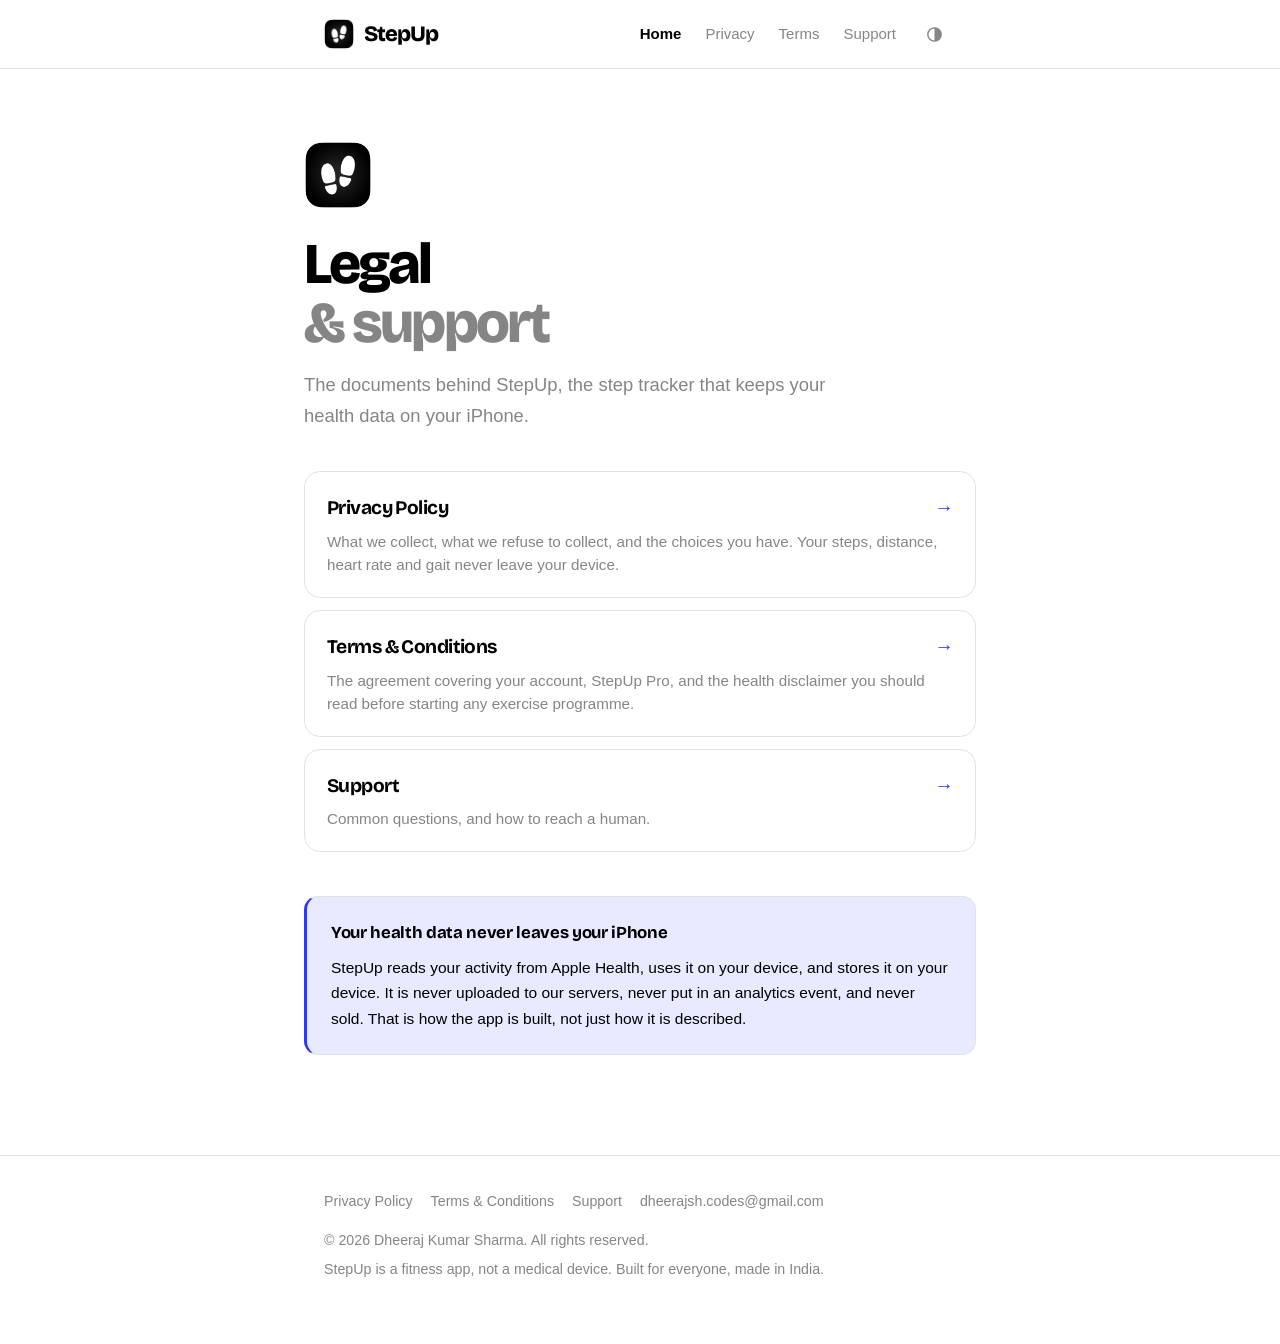
<file: index.html>
<!DOCTYPE html>
<html lang="en">
<head>
<meta charset="utf-8">
<meta name="viewport" content="width=device-width, initial-scale=1">
<title>Legal &amp; Support · StepUp</title>
<meta name="description" content="Privacy Policy, Terms &amp; Conditions and support for StepUp, the step tracker for iPhone.">
<meta name="color-scheme" content="light dark">
<meta name="theme-color" content="#ffffff">
<script>(function(){try{var m=localStorage.getItem("stepup-theme")||"system",r=document.documentElement;r.setAttribute("data-theme-mode",m);if(m!=="system")r.setAttribute("data-theme",m)}catch(e){}})();</script>
<link rel="canonical" href="https://dheerajghub.github.io/stepup-legal/">
<link rel="icon" type="image/png" sizes="32x32" href="assets/icon-32.png">
<link rel="icon" type="image/png" sizes="192x192" href="assets/icon-192.png">
<link rel="apple-touch-icon" sizes="180x180" href="assets/icon-180.png">
<meta property="og:image" content="https://dheerajghub.github.io/stepup-legal/assets/logo.png">
<meta property="og:type" content="website">
<meta property="og:site_name" content="StepUp">
<meta property="og:title" content="Legal &amp; Support · StepUp">
<meta property="og:description" content="Privacy Policy, Terms &amp; Conditions and support for StepUp, the step tracker for iPhone.">
<meta property="og:url" content="https://dheerajghub.github.io/stepup-legal/">
<link rel="preconnect" href="https://fonts.googleapis.com">
<link rel="preconnect" href="https://fonts.gstatic.com" crossorigin>
<link rel="stylesheet" href="https://fonts.googleapis.com/css2?family=Bricolage+Grotesque:opsz,wght@12..96,700;12..96,800&display=swap">
<link rel="stylesheet" href="assets/style.css">
</head>
<body>
<a class="skip-link" href="#main">Skip to content</a>
<header class="site-header">
  <div class="wrap">
    <a class="brand" href="./">
      <img class="brand-mark" src="assets/logo.png" alt="" width="30" height="30">
      <span class="wordmark">StepUp</span>
    </a>
    <div class="header-actions">
      <nav class="site-nav" aria-label="Primary"><a href="./" aria-current="page">Home</a><a href="privacy/">Privacy</a><a href="terms/">Terms</a><a href="support/">Support</a></nav>
      <button class="theme-toggle" type="button" id="theme-toggle" aria-label="Switch theme" title="Switch theme">
        <svg class="i-system" viewBox="0 0 24 24" fill="none" stroke="currentColor" stroke-width="1.8" aria-hidden="true"><circle cx="12" cy="12" r="8.4"/><path d="M12 3.6a8.4 8.4 0 0 1 0 16.8Z" fill="currentColor" stroke="none"/></svg>
        <svg class="i-light" viewBox="0 0 24 24" fill="none" stroke="currentColor" stroke-width="1.8" stroke-linecap="round" aria-hidden="true"><circle cx="12" cy="12" r="4.2"/><path d="M12 2.6v2.2M12 19.2v2.2M4.2 12H2M22 12h-2.2M6.5 6.5 4.9 4.9M19.1 19.1l-1.6-1.6M17.5 6.5l1.6-1.6M4.9 19.1l1.6-1.6"/></svg>
        <svg class="i-dark" viewBox="0 0 24 24" fill="none" stroke="currentColor" stroke-width="1.8" stroke-linecap="round" stroke-linejoin="round" aria-hidden="true"><path d="M20 14.2A8.2 8.2 0 0 1 9.8 4a8.4 8.4 0 1 0 10.2 10.2Z"/></svg>
      </button>
    </div>
  </div>
</header>
<main id="main">
<div class="wrap hero">
  <img class="hero-mark" src="assets/logo.png" alt="StepUp app icon" width="68" height="68">
  <h1>Legal<span class="muted">&amp; support</span></h1>
  <p class="lede">The documents behind StepUp, the step tracker that keeps your
  health data on your iPhone.</p>

  <div class="card-list">
    <a class="card" href="privacy/">
      <span class="card-title">Privacy Policy</span>
      <p>What we collect, what we refuse to collect, and the choices you have.
      Your steps, distance, heart rate and gait never leave your device.</p>
    </a>
    <a class="card" href="terms/">
      <span class="card-title">Terms &amp; Conditions</span>
      <p>The agreement covering your account, StepUp Pro, and the health
      disclaimer you should read before starting any exercise programme.</p>
    </a>
    <a class="card" href="support/">
      <span class="card-title">Support</span>
      <p>Common questions, and how to reach a human.</p>
    </a>
  </div>

  <div class="promise">
    <h2>Your health data never leaves your iPhone</h2>
    <p>StepUp reads your activity from Apple Health, uses it on your device, and
    stores it on your device. It is never uploaded to our servers, never put in
    an analytics event, and never sold. That is how the app is built, not just
    how it is described.</p>
  </div>
</div>
</main>
<footer class="site-footer">
  <div class="wrap">
    <nav aria-label="Footer">
      <a href="privacy/">Privacy Policy</a>
      <a href="terms/">Terms &amp; Conditions</a>
      <a href="support/">Support</a>
      <a href="mailto:dheerajsh.codes@gmail.com">dheerajsh.codes@gmail.com</a>
    </nav>
    <p>&copy; 2026 Dheeraj Kumar Sharma. All rights reserved.</p>
    <p>StepUp is a fitness app, not a medical device. Built for everyone, made in India.</p>
  </div>
</footer>
<script>
(function () {
  var root = document.documentElement;
  var btn = document.getElementById("theme-toggle");
  var order = ["system", "light", "dark"];
  var labels = {
    system: "Theme: following your system. Switch to light.",
    light: "Theme: light. Switch to dark.",
    dark: "Theme: dark. Switch to your system setting."
  };
  var media = window.matchMedia("(prefers-color-scheme: dark)");

  // localStorage throws in a private window with site data blocked, so every
  // read and write is guarded and the page still works without it.
  function read() {
    try { return localStorage.getItem("stepup-theme") || "system"; }
    catch (e) { return root.getAttribute("data-theme-mode") || "system"; }
  }

  function apply(mode) {
    root.setAttribute("data-theme-mode", mode);
    if (mode === "system") root.removeAttribute("data-theme");
    else root.setAttribute("data-theme", mode);

    var dark = mode === "dark" || (mode === "system" && media.matches);
    var meta = document.querySelector('meta[name="theme-color"]');
    if (meta) meta.setAttribute("content", dark ? "#0d0d0d" : "#ffffff");
    if (btn) {
      btn.setAttribute("aria-label", labels[mode]);
      btn.setAttribute("title", labels[mode]);
    }
  }

  apply(read());

  if (media.addEventListener) {
    media.addEventListener("change", function () {
      if (read() === "system") apply("system");
    });
  }

  if (btn) {
    btn.addEventListener("click", function () {
      var next = order[(order.indexOf(read()) + 1) % order.length];
      try { localStorage.setItem("stepup-theme", next); } catch (e) {}
      apply(next);
    });
  }
})();
</script>
</body>
</html>
</file>
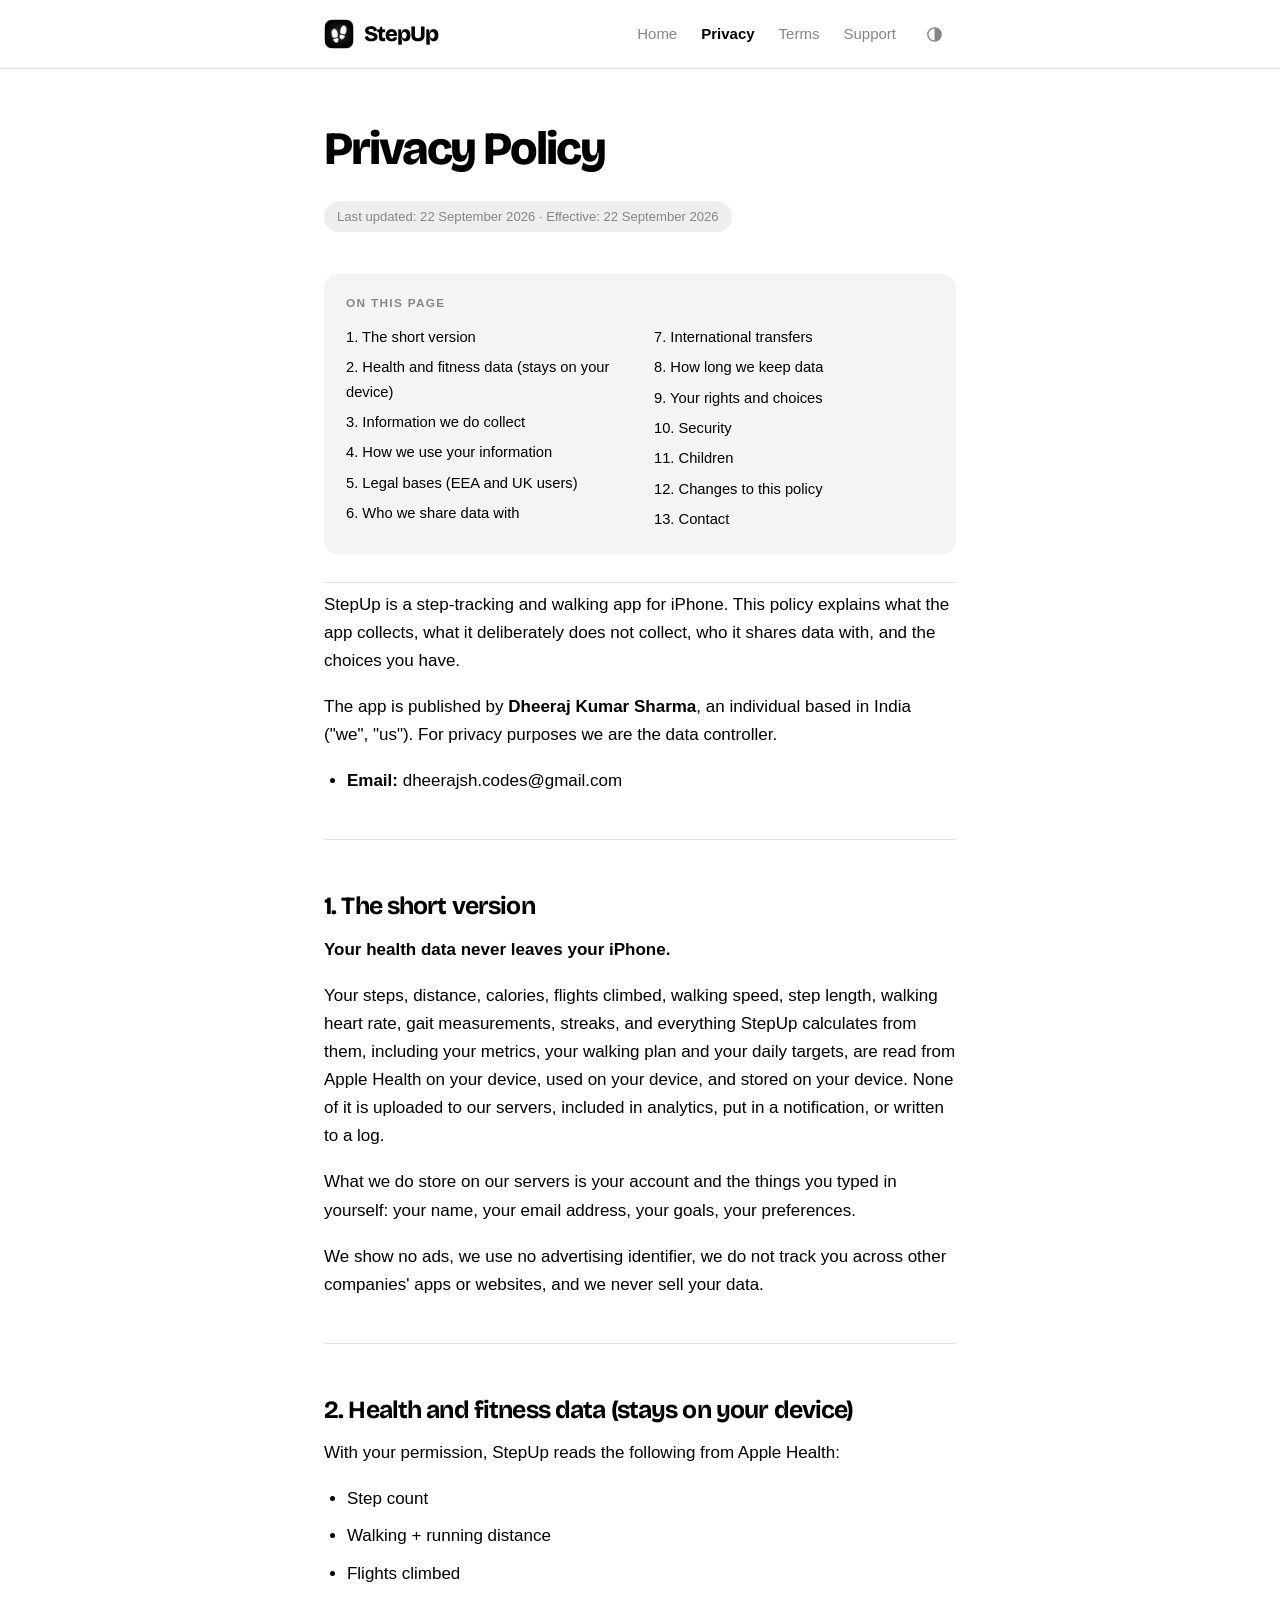
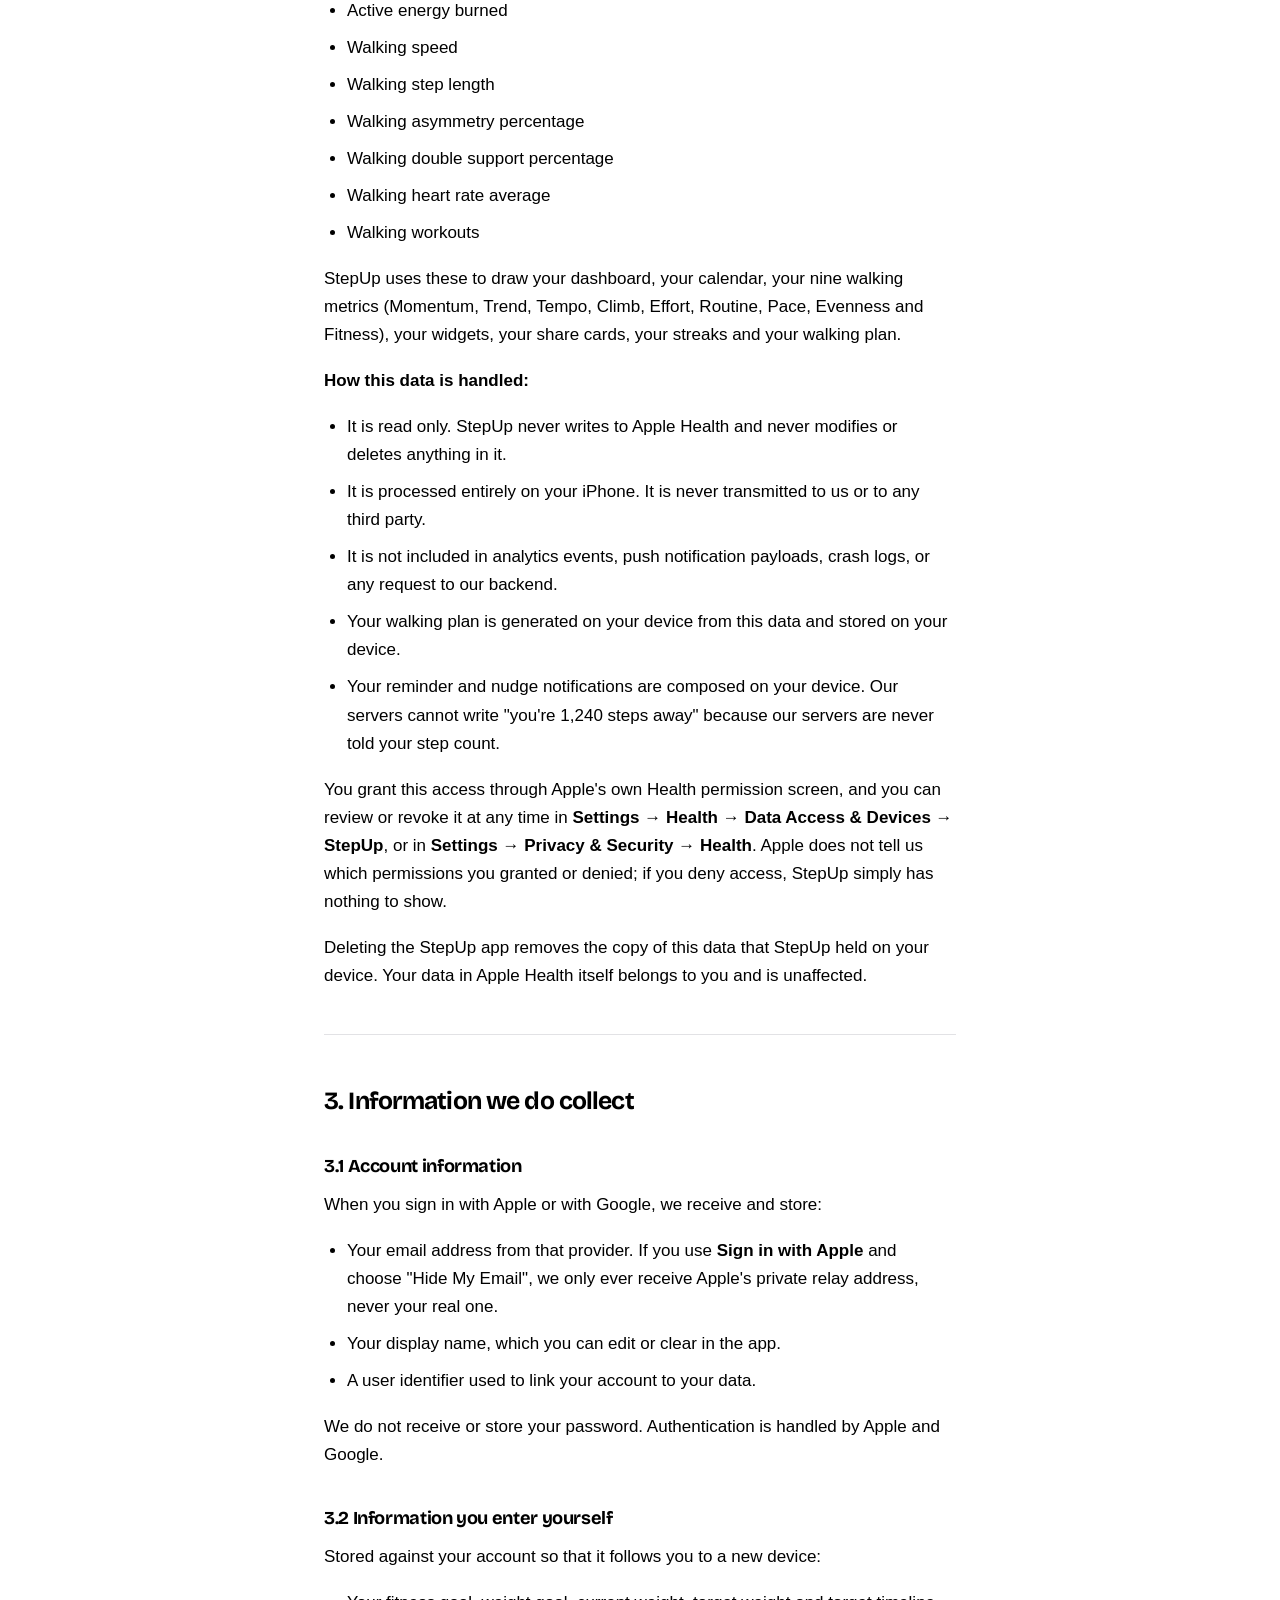
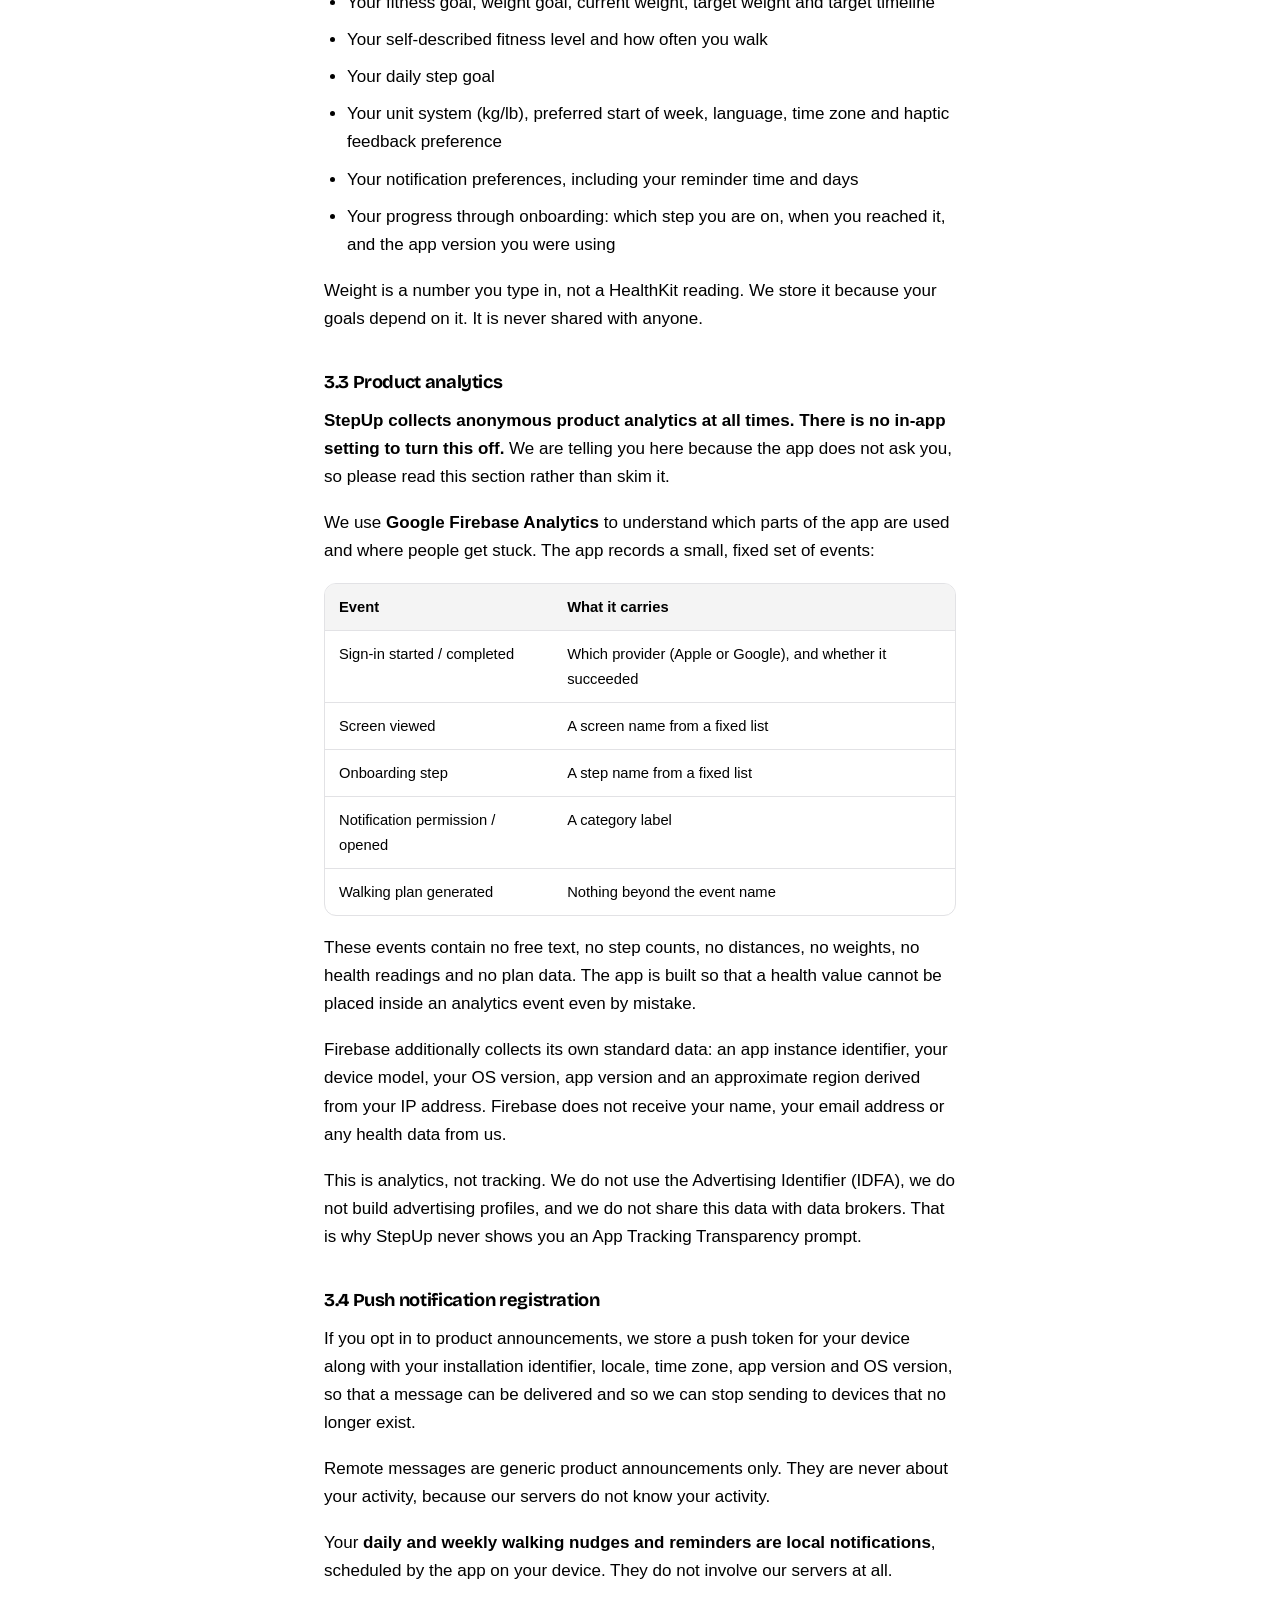
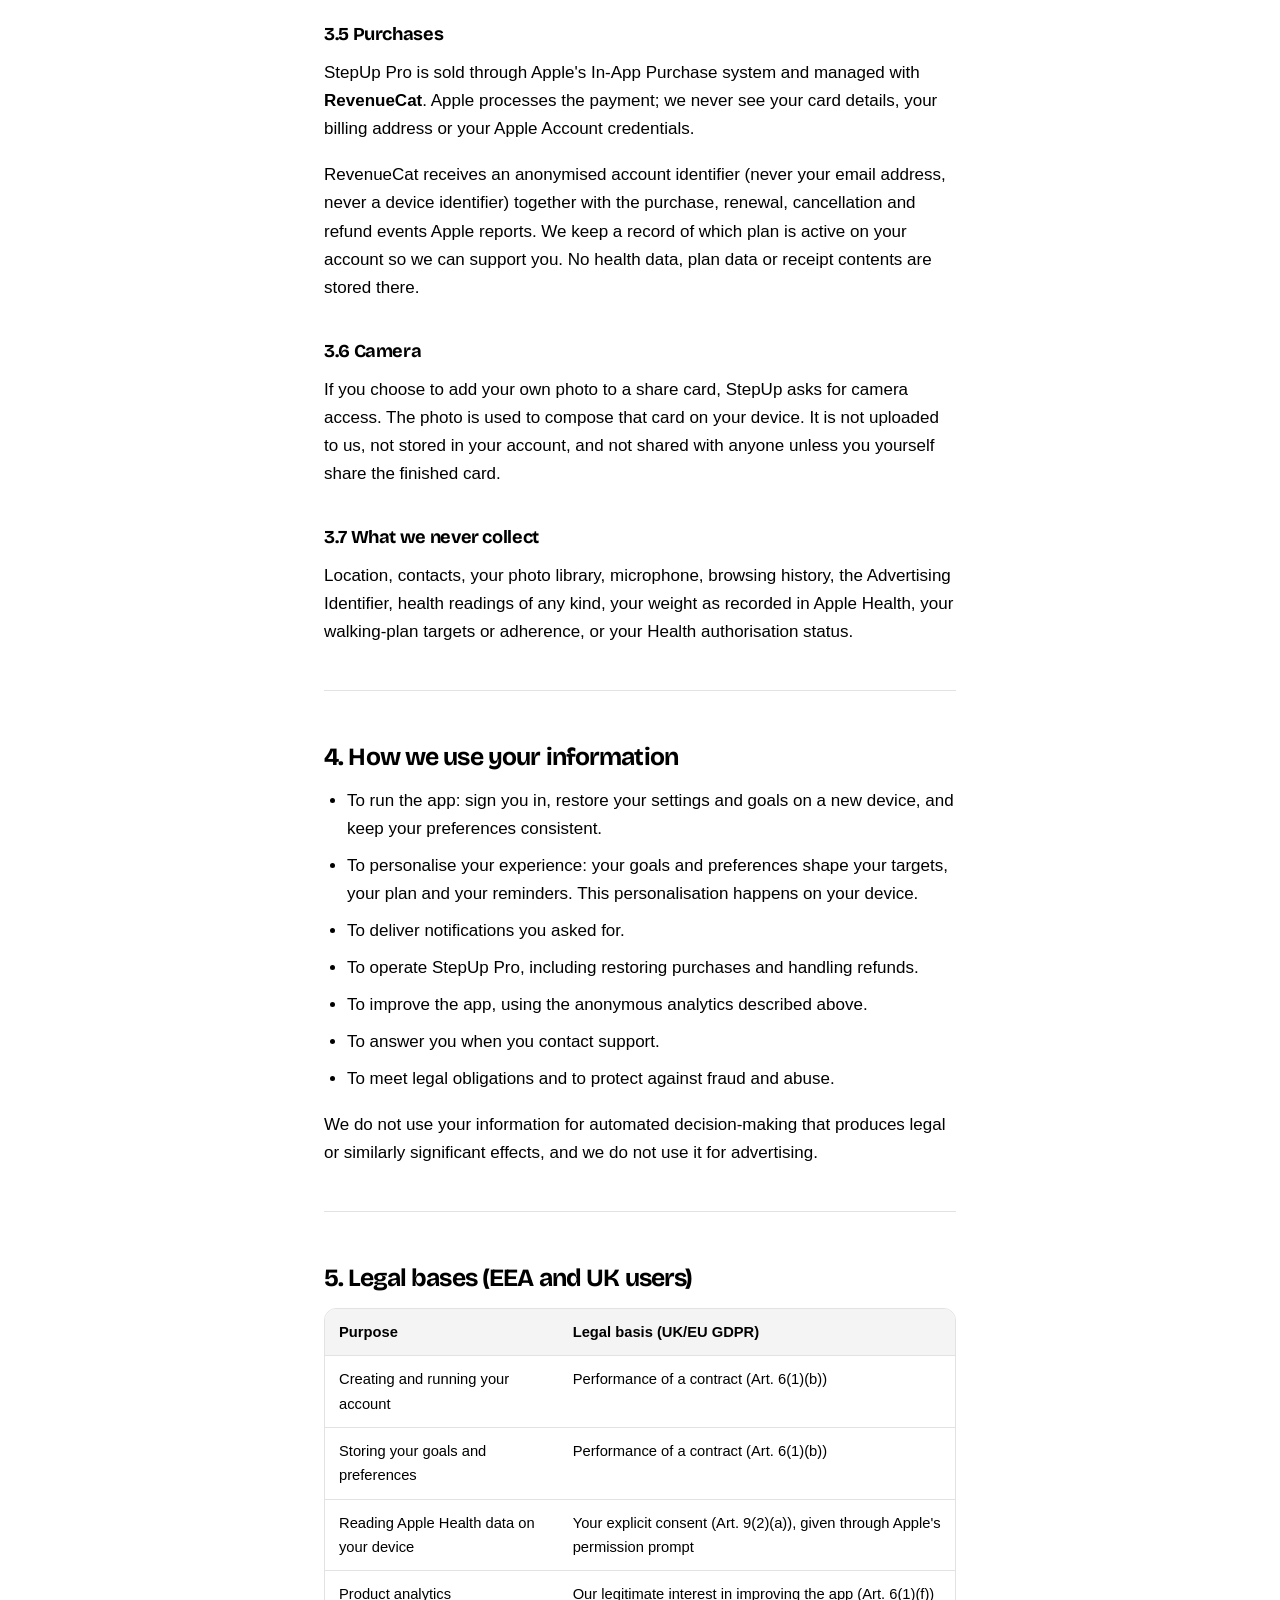
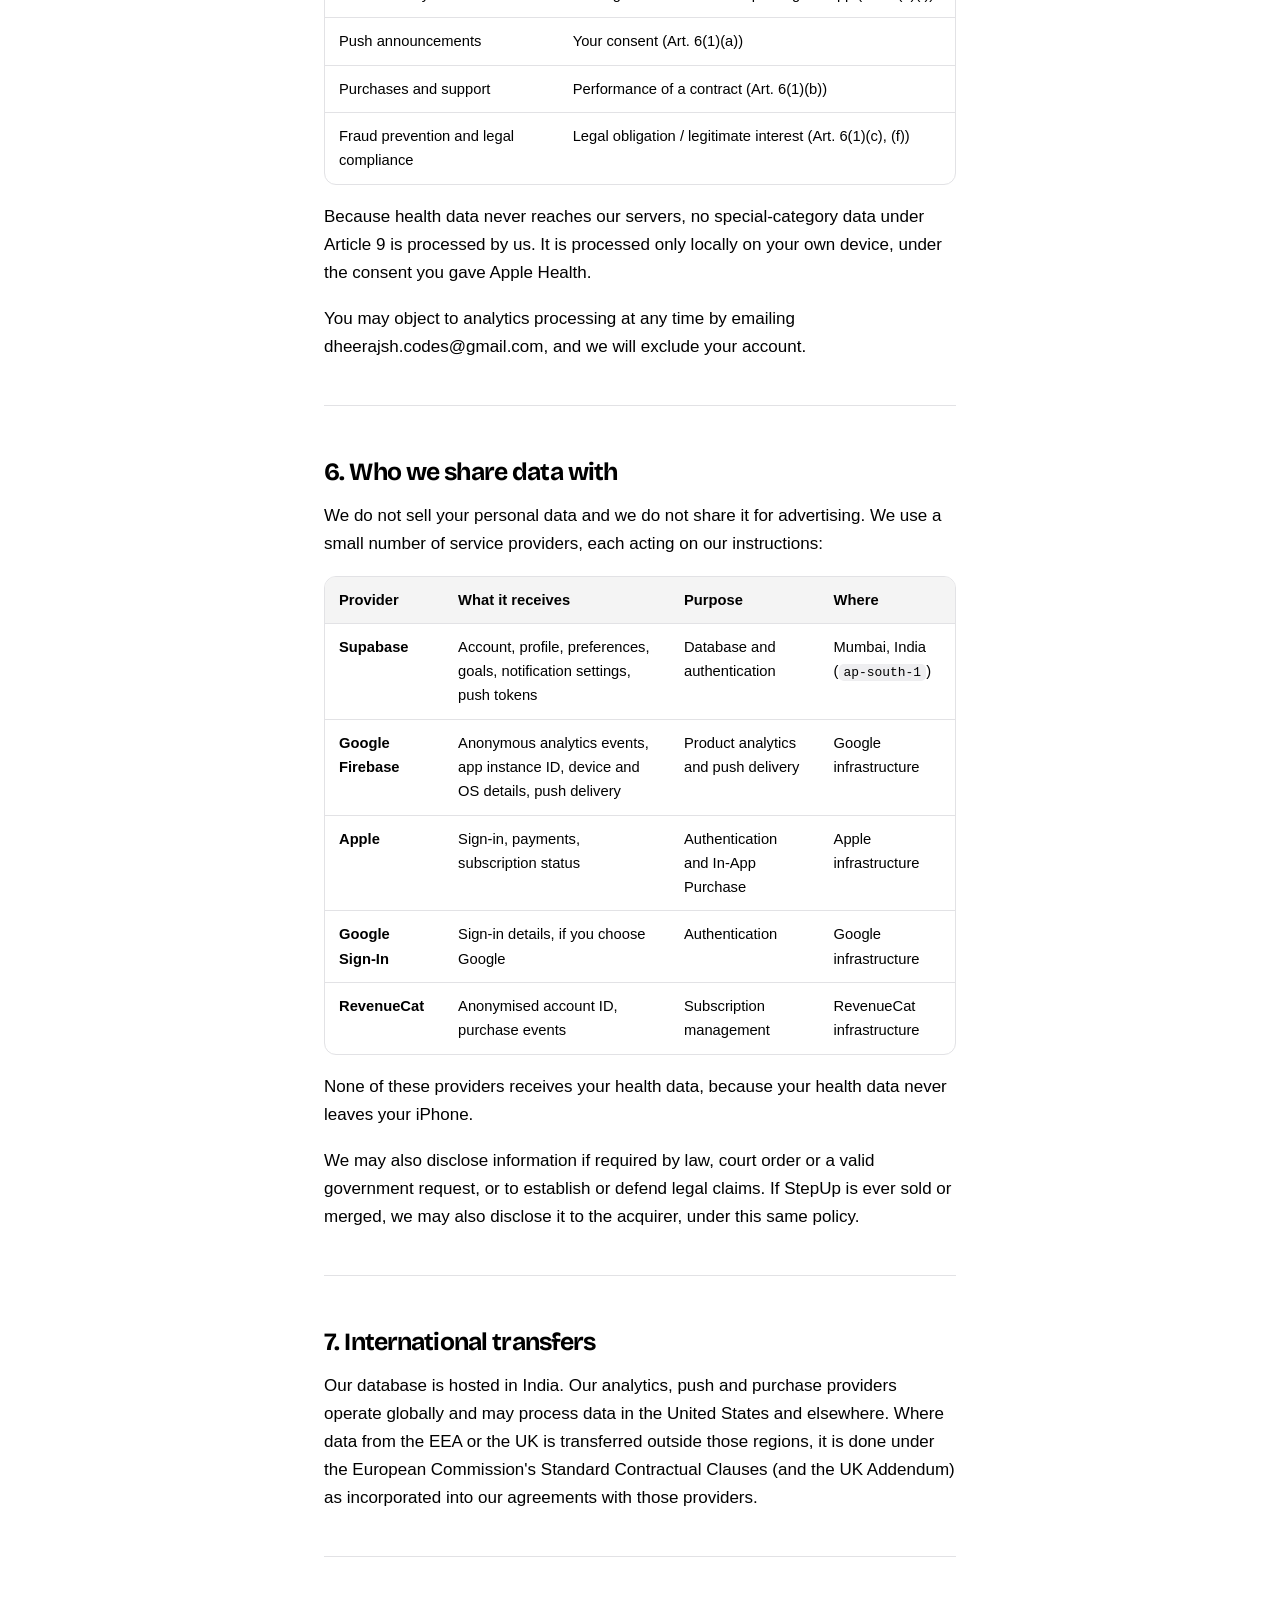
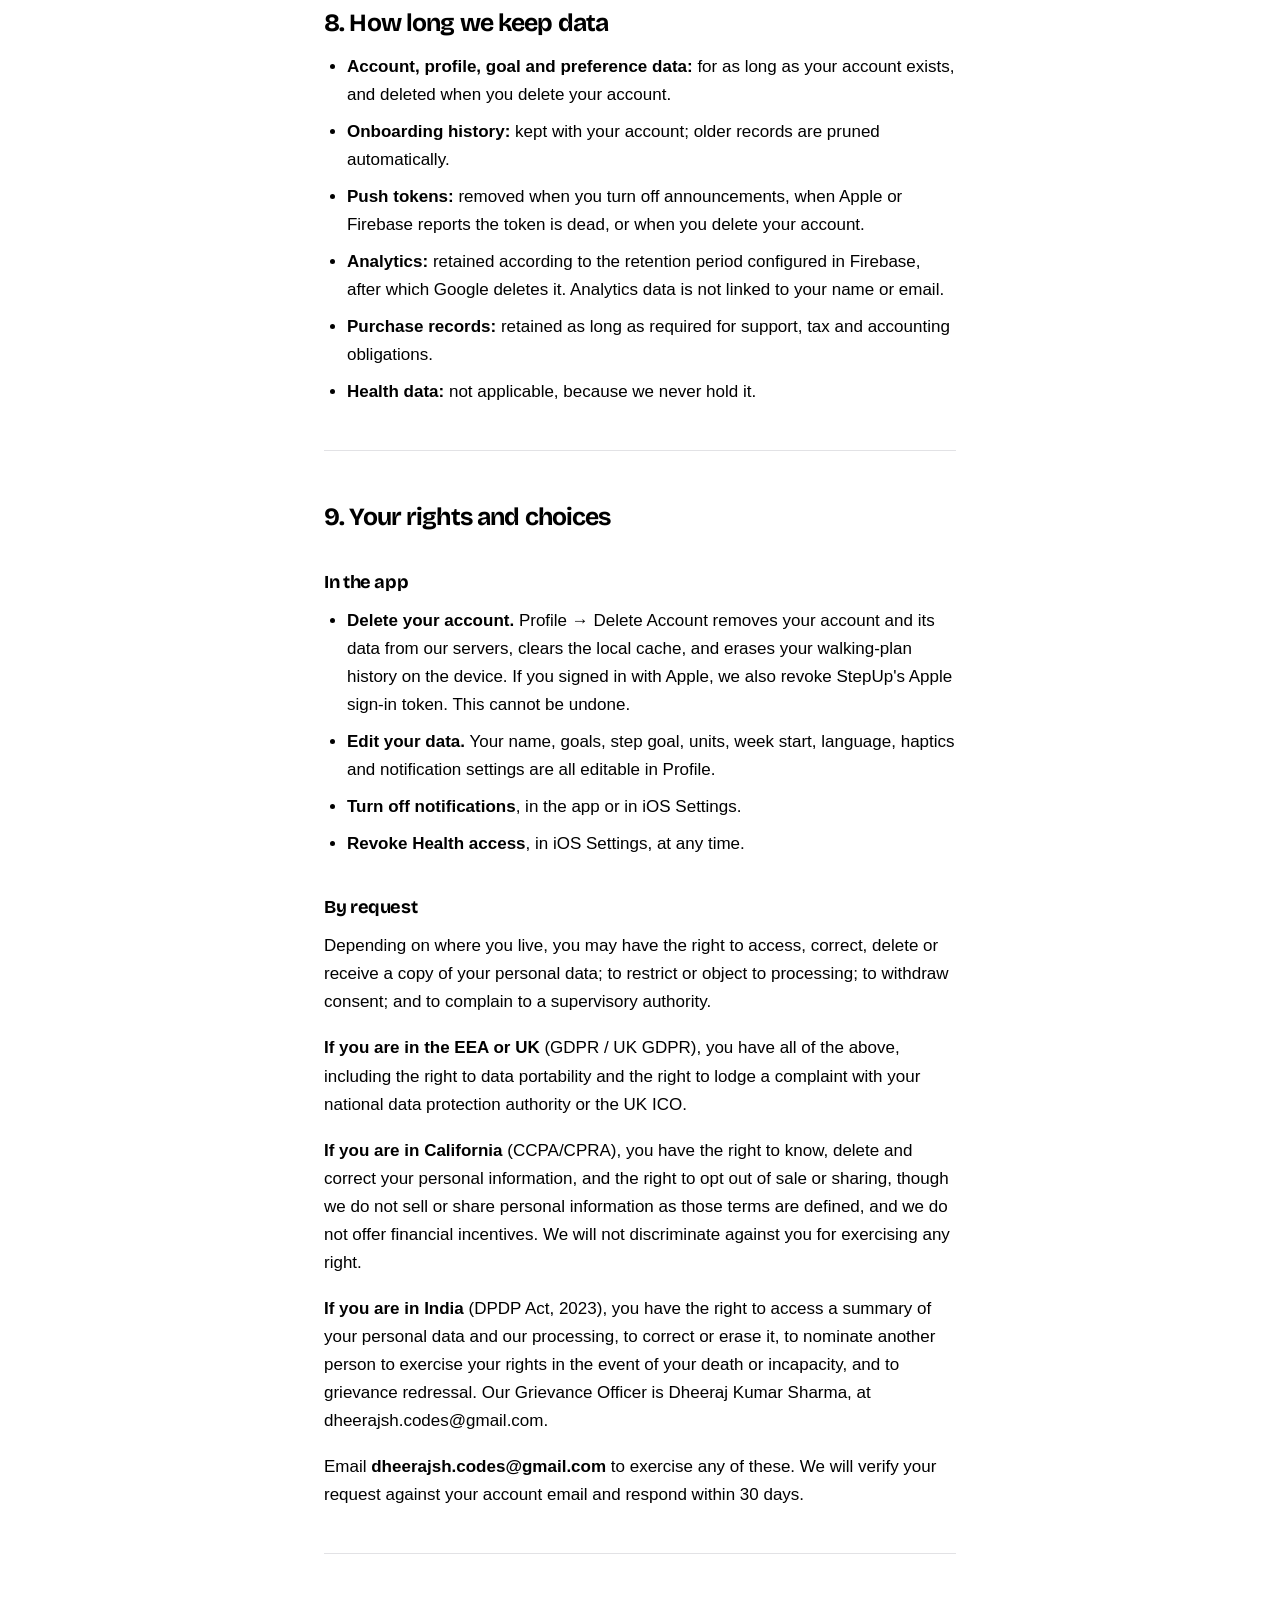
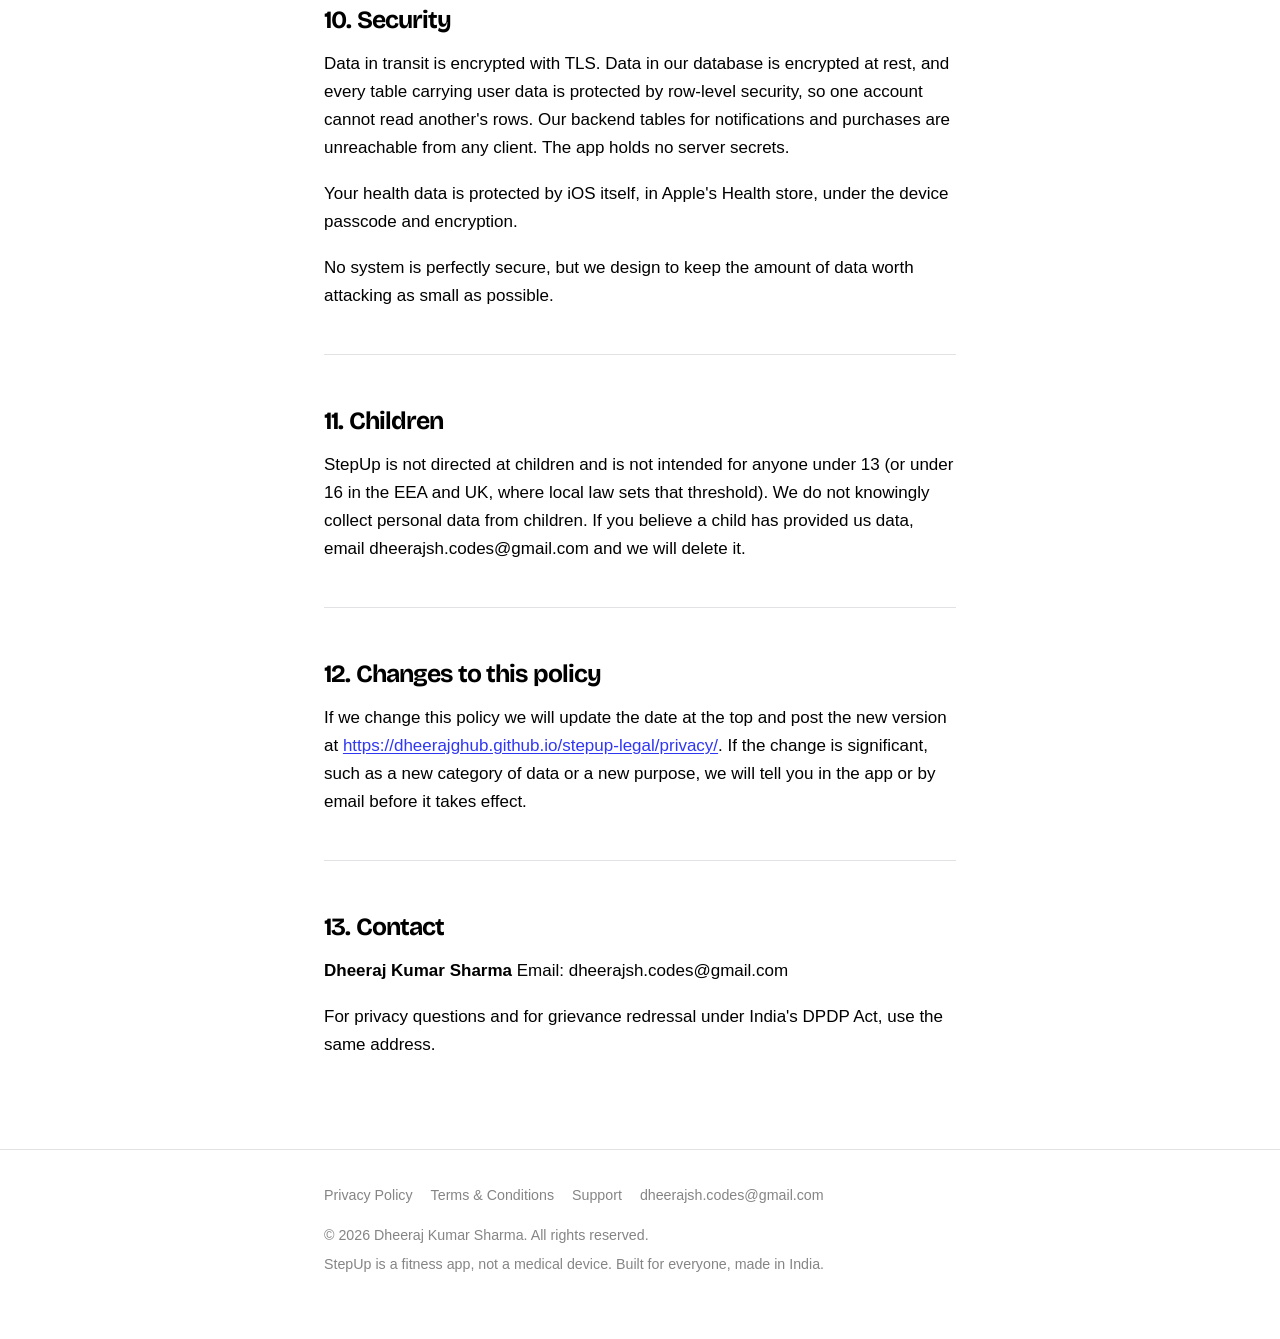
<file: privacy/index.html>
<!DOCTYPE html>
<html lang="en">
<head>
<meta charset="utf-8">
<meta name="viewport" content="width=device-width, initial-scale=1">
<title>Privacy Policy · StepUp</title>
<meta name="description" content="How StepUp handles your data. Your health data never leaves your iPhone.">
<meta name="color-scheme" content="light dark">
<meta name="theme-color" content="#ffffff">
<script>(function(){try{var m=localStorage.getItem("stepup-theme")||"system",r=document.documentElement;r.setAttribute("data-theme-mode",m);if(m!=="system")r.setAttribute("data-theme",m)}catch(e){}})();</script>
<link rel="canonical" href="https://dheerajghub.github.io/stepup-legal/privacy/">
<link rel="icon" type="image/png" sizes="32x32" href="../assets/icon-32.png">
<link rel="icon" type="image/png" sizes="192x192" href="../assets/icon-192.png">
<link rel="apple-touch-icon" sizes="180x180" href="../assets/icon-180.png">
<meta property="og:image" content="https://dheerajghub.github.io/stepup-legal/assets/logo.png">
<meta property="og:type" content="website">
<meta property="og:site_name" content="StepUp">
<meta property="og:title" content="Privacy Policy · StepUp">
<meta property="og:description" content="How StepUp handles your data. Your health data never leaves your iPhone.">
<meta property="og:url" content="https://dheerajghub.github.io/stepup-legal/privacy/">
<link rel="preconnect" href="https://fonts.googleapis.com">
<link rel="preconnect" href="https://fonts.gstatic.com" crossorigin>
<link rel="stylesheet" href="https://fonts.googleapis.com/css2?family=Bricolage+Grotesque:opsz,wght@12..96,700;12..96,800&display=swap">
<link rel="stylesheet" href="../assets/style.css">
</head>
<body>
<a class="skip-link" href="#main">Skip to content</a>
<header class="site-header">
  <div class="wrap">
    <a class="brand" href="../">
      <img class="brand-mark" src="../assets/logo.png" alt="" width="30" height="30">
      <span class="wordmark">StepUp</span>
    </a>
    <div class="header-actions">
      <nav class="site-nav" aria-label="Primary"><a href="../">Home</a><a href="../privacy/" aria-current="page">Privacy</a><a href="../terms/">Terms</a><a href="../support/">Support</a></nav>
      <button class="theme-toggle" type="button" id="theme-toggle" aria-label="Switch theme" title="Switch theme">
        <svg class="i-system" viewBox="0 0 24 24" fill="none" stroke="currentColor" stroke-width="1.8" aria-hidden="true"><circle cx="12" cy="12" r="8.4"/><path d="M12 3.6a8.4 8.4 0 0 1 0 16.8Z" fill="currentColor" stroke="none"/></svg>
        <svg class="i-light" viewBox="0 0 24 24" fill="none" stroke="currentColor" stroke-width="1.8" stroke-linecap="round" aria-hidden="true"><circle cx="12" cy="12" r="4.2"/><path d="M12 2.6v2.2M12 19.2v2.2M4.2 12H2M22 12h-2.2M6.5 6.5 4.9 4.9M19.1 19.1l-1.6-1.6M17.5 6.5l1.6-1.6M4.9 19.1l1.6-1.6"/></svg>
        <svg class="i-dark" viewBox="0 0 24 24" fill="none" stroke="currentColor" stroke-width="1.8" stroke-linecap="round" stroke-linejoin="round" aria-hidden="true"><path d="M20 14.2A8.2 8.2 0 0 1 9.8 4a8.4 8.4 0 1 0 10.2 10.2Z"/></svg>
      </button>
    </div>
  </div>
</header>
<main id="main">
<div class="wrap">
  <div class="doc-head">
    <h1>Privacy Policy</h1>
    <p class="stamp">Last updated: 22 September 2026 · Effective: 22 September 2026</p>
    <div class="toc"><h2>On this page</h2><ul><li><a href="#1-the-short-version">1. The short version</a></li><li><a href="#2-health-and-fitness-data-stays-on-your-device">2. Health and fitness data (stays on your device)</a></li><li><a href="#3-information-we-do-collect">3. Information we do collect</a></li><li><a href="#4-how-we-use-your-information">4. How we use your information</a></li><li><a href="#5-legal-bases-eea-and-uk-users">5. Legal bases (EEA and UK users)</a></li><li><a href="#6-who-we-share-data-with">6. Who we share data with</a></li><li><a href="#7-international-transfers">7. International transfers</a></li><li><a href="#8-how-long-we-keep-data">8. How long we keep data</a></li><li><a href="#9-your-rights-and-choices">9. Your rights and choices</a></li><li><a href="#10-security">10. Security</a></li><li><a href="#11-children">11. Children</a></li><li><a href="#12-changes-to-this-policy">12. Changes to this policy</a></li><li><a href="#13-contact">13. Contact</a></li></ul></div>
  </div>
  <article class="doc">
<p>StepUp is a step-tracking and walking app for iPhone. This policy explains what the app collects, what it deliberately does not collect, who it shares data with, and the choices you have.</p>
<p>The app is published by <strong>Dheeraj Kumar Sharma</strong>, an individual based in India (&quot;we&quot;, &quot;us&quot;). For privacy purposes we are the data controller.</p>
<ul><li><strong>Email:</strong> dheerajsh.codes@gmail.com</li></ul>
<hr>
<h2 id="1-the-short-version">1. The short version</h2>
<p><strong>Your health data never leaves your iPhone.</strong></p>
<p>Your steps, distance, calories, flights climbed, walking speed, step length, walking heart rate, gait measurements, streaks, and everything StepUp calculates from them, including your metrics, your walking plan and your daily targets, are read from Apple Health on your device, used on your device, and stored on your device. None of it is uploaded to our servers, included in analytics, put in a notification, or written to a log.</p>
<p>What we do store on our servers is your account and the things you typed in yourself: your name, your email address, your goals, your preferences.</p>
<p>We show no ads, we use no advertising identifier, we do not track you across other companies&#x27; apps or websites, and we never sell your data.</p>
<hr>
<h2 id="2-health-and-fitness-data-stays-on-your-device">2. Health and fitness data (stays on your device)</h2>
<p>With your permission, StepUp reads the following from Apple Health:</p>
<ul><li>Step count</li><li>Walking + running distance</li><li>Flights climbed</li><li>Active energy burned</li><li>Walking speed</li><li>Walking step length</li><li>Walking asymmetry percentage</li><li>Walking double support percentage</li><li>Walking heart rate average</li><li>Walking workouts</li></ul>
<p>StepUp uses these to draw your dashboard, your calendar, your nine walking metrics (Momentum, Trend, Tempo, Climb, Effort, Routine, Pace, Evenness and Fitness), your widgets, your share cards, your streaks and your walking plan.</p>
<p><strong>How this data is handled:</strong></p>
<ul><li>It is read only. StepUp never writes to Apple Health and never modifies or deletes anything in it.</li><li>It is processed entirely on your iPhone. It is never transmitted to us or to any third party.</li><li>It is not included in analytics events, push notification payloads, crash logs, or any request to our backend.</li><li>Your walking plan is generated on your device from this data and stored on your device.</li><li>Your reminder and nudge notifications are composed on your device. Our servers cannot write &quot;you&#x27;re 1,240 steps away&quot; because our servers are never told your step count.</li></ul>
<p>You grant this access through Apple&#x27;s own Health permission screen, and you can review or revoke it at any time in <strong>Settings → Health → Data Access &amp; Devices → StepUp</strong>, or in <strong>Settings → Privacy &amp; Security → Health</strong>. Apple does not tell us which permissions you granted or denied; if you deny access, StepUp simply has nothing to show.</p>
<p>Deleting the StepUp app removes the copy of this data that StepUp held on your device. Your data in Apple Health itself belongs to you and is unaffected.</p>
<hr>
<h2 id="3-information-we-do-collect">3. Information we do collect</h2>
<h3 id="31-account-information">3.1 Account information</h3>
<p>When you sign in with Apple or with Google, we receive and store:</p>
<ul><li>Your email address from that provider. If you use <strong>Sign in with Apple</strong> and choose &quot;Hide My Email&quot;, we only ever receive Apple&#x27;s private relay address, never your real one.</li><li>Your display name, which you can edit or clear in the app.</li><li>A user identifier used to link your account to your data.</li></ul>
<p>We do not receive or store your password. Authentication is handled by Apple and Google.</p>
<h3 id="32-information-you-enter-yourself">3.2 Information you enter yourself</h3>
<p>Stored against your account so that it follows you to a new device:</p>
<ul><li>Your fitness goal, weight goal, current weight, target weight and target timeline</li><li>Your self-described fitness level and how often you walk</li><li>Your daily step goal</li><li>Your unit system (kg/lb), preferred start of week, language, time zone and haptic feedback preference</li><li>Your notification preferences, including your reminder time and days</li><li>Your progress through onboarding: which step you are on, when you reached it, and the app version you were using</li></ul>
<p>Weight is a number you type in, not a HealthKit reading. We store it because your goals depend on it. It is never shared with anyone.</p>
<h3 id="33-product-analytics">3.3 Product analytics</h3>
<p><strong>StepUp collects anonymous product analytics at all times. There is no in-app setting to turn this off.</strong> We are telling you here because the app does not ask you, so please read this section rather than skim it.</p>
<p>We use <strong>Google Firebase Analytics</strong> to understand which parts of the app are used and where people get stuck. The app records a small, fixed set of events:</p>
<div class="table-scroll"><table><thead><tr><th>Event</th><th>What it carries</th></tr></thead><tbody><tr><td>Sign-in started / completed</td><td>Which provider (Apple or Google), and whether it succeeded</td></tr><tr><td>Screen viewed</td><td>A screen name from a fixed list</td></tr><tr><td>Onboarding step</td><td>A step name from a fixed list</td></tr><tr><td>Notification permission / opened</td><td>A category label</td></tr><tr><td>Walking plan generated</td><td>Nothing beyond the event name</td></tr></tbody></table></div>
<p>These events contain no free text, no step counts, no distances, no weights, no health readings and no plan data. The app is built so that a health value cannot be placed inside an analytics event even by mistake.</p>
<p>Firebase additionally collects its own standard data: an app instance identifier, your device model, your OS version, app version and an approximate region derived from your IP address. Firebase does not receive your name, your email address or any health data from us.</p>
<p>This is analytics, not tracking. We do not use the Advertising Identifier (IDFA), we do not build advertising profiles, and we do not share this data with data brokers. That is why StepUp never shows you an App Tracking Transparency prompt.</p>
<h3 id="34-push-notification-registration">3.4 Push notification registration</h3>
<p>If you opt in to product announcements, we store a push token for your device along with your installation identifier, locale, time zone, app version and OS version, so that a message can be delivered and so we can stop sending to devices that no longer exist.</p>
<p>Remote messages are generic product announcements only. They are never about your activity, because our servers do not know your activity.</p>
<p>Your <strong>daily and weekly walking nudges and reminders are local notifications</strong>, scheduled by the app on your device. They do not involve our servers at all.</p>
<h3 id="35-purchases">3.5 Purchases</h3>
<p>StepUp Pro is sold through Apple&#x27;s In-App Purchase system and managed with <strong>RevenueCat</strong>. Apple processes the payment; we never see your card details, your billing address or your Apple Account credentials.</p>
<p>RevenueCat receives an anonymised account identifier (never your email address, never a device identifier) together with the purchase, renewal, cancellation and refund events Apple reports. We keep a record of which plan is active on your account so we can support you. No health data, plan data or receipt contents are stored there.</p>
<h3 id="36-camera">3.6 Camera</h3>
<p>If you choose to add your own photo to a share card, StepUp asks for camera access. The photo is used to compose that card on your device. It is not uploaded to us, not stored in your account, and not shared with anyone unless you yourself share the finished card.</p>
<h3 id="37-what-we-never-collect">3.7 What we never collect</h3>
<p>Location, contacts, your photo library, microphone, browsing history, the Advertising Identifier, health readings of any kind, your weight as recorded in Apple Health, your walking-plan targets or adherence, or your Health authorisation status.</p>
<hr>
<h2 id="4-how-we-use-your-information">4. How we use your information</h2>
<ul><li>To run the app: sign you in, restore your settings and goals on a new device, and keep your preferences consistent.</li><li>To personalise your experience: your goals and preferences shape your targets, your plan and your reminders. This personalisation happens on your device.</li><li>To deliver notifications you asked for.</li><li>To operate StepUp Pro, including restoring purchases and handling refunds.</li><li>To improve the app, using the anonymous analytics described above.</li><li>To answer you when you contact support.</li><li>To meet legal obligations and to protect against fraud and abuse.</li></ul>
<p>We do not use your information for automated decision-making that produces legal or similarly significant effects, and we do not use it for advertising.</p>
<hr>
<h2 id="5-legal-bases-eea-and-uk-users">5. Legal bases (EEA and UK users)</h2>
<div class="table-scroll"><table><thead><tr><th>Purpose</th><th>Legal basis (UK/EU GDPR)</th></tr></thead><tbody><tr><td>Creating and running your account</td><td>Performance of a contract (Art. 6(1)(b))</td></tr><tr><td>Storing your goals and preferences</td><td>Performance of a contract (Art. 6(1)(b))</td></tr><tr><td>Reading Apple Health data on your device</td><td>Your explicit consent (Art. 9(2)(a)), given through Apple&#x27;s permission prompt</td></tr><tr><td>Product analytics</td><td>Our legitimate interest in improving the app (Art. 6(1)(f))</td></tr><tr><td>Push announcements</td><td>Your consent (Art. 6(1)(a))</td></tr><tr><td>Purchases and support</td><td>Performance of a contract (Art. 6(1)(b))</td></tr><tr><td>Fraud prevention and legal compliance</td><td>Legal obligation / legitimate interest (Art. 6(1)(c), (f))</td></tr></tbody></table></div>
<p>Because health data never reaches our servers, no special-category data under Article 9 is processed by us. It is processed only locally on your own device, under the consent you gave Apple Health.</p>
<p>You may object to analytics processing at any time by emailing dheerajsh.codes@gmail.com, and we will exclude your account.</p>
<hr>
<h2 id="6-who-we-share-data-with">6. Who we share data with</h2>
<p>We do not sell your personal data and we do not share it for advertising. We use a small number of service providers, each acting on our instructions:</p>
<div class="table-scroll"><table><thead><tr><th>Provider</th><th>What it receives</th><th>Purpose</th><th>Where</th></tr></thead><tbody><tr><td><strong>Supabase</strong></td><td>Account, profile, preferences, goals, notification settings, push tokens</td><td>Database and authentication</td><td>Mumbai, India (<code>ap-south-1</code>)</td></tr><tr><td><strong>Google Firebase</strong></td><td>Anonymous analytics events, app instance ID, device and OS details, push delivery</td><td>Product analytics and push delivery</td><td>Google infrastructure</td></tr><tr><td><strong>Apple</strong></td><td>Sign-in, payments, subscription status</td><td>Authentication and In-App Purchase</td><td>Apple infrastructure</td></tr><tr><td><strong>Google Sign-In</strong></td><td>Sign-in details, if you choose Google</td><td>Authentication</td><td>Google infrastructure</td></tr><tr><td><strong>RevenueCat</strong></td><td>Anonymised account ID, purchase events</td><td>Subscription management</td><td>RevenueCat infrastructure</td></tr></tbody></table></div>
<p>None of these providers receives your health data, because your health data never leaves your iPhone.</p>
<p>We may also disclose information if required by law, court order or a valid government request, or to establish or defend legal claims. If StepUp is ever sold or merged, we may also disclose it to the acquirer, under this same policy.</p>
<hr>
<h2 id="7-international-transfers">7. International transfers</h2>
<p>Our database is hosted in India. Our analytics, push and purchase providers operate globally and may process data in the United States and elsewhere. Where data from the EEA or the UK is transferred outside those regions, it is done under the European Commission&#x27;s Standard Contractual Clauses (and the UK Addendum) as incorporated into our agreements with those providers.</p>
<hr>
<h2 id="8-how-long-we-keep-data">8. How long we keep data</h2>
<ul><li><strong>Account, profile, goal and preference data:</strong> for as long as your account exists, and deleted when you delete your account.</li><li><strong>Onboarding history:</strong> kept with your account; older records are pruned automatically.</li><li><strong>Push tokens:</strong> removed when you turn off announcements, when Apple or Firebase reports the token is dead, or when you delete your account.</li><li><strong>Analytics:</strong> retained according to the retention period configured in Firebase, after which Google deletes it. Analytics data is not linked to your name or email.</li><li><strong>Purchase records:</strong> retained as long as required for support, tax and accounting obligations.</li><li><strong>Health data:</strong> not applicable, because we never hold it.</li></ul>
<hr>
<h2 id="9-your-rights-and-choices">9. Your rights and choices</h2>
<h3 id="in-the-app">In the app</h3>
<ul><li><strong>Delete your account.</strong> Profile → Delete Account removes your account and its data from our servers, clears the local cache, and erases your walking-plan history on the device. If you signed in with Apple, we also revoke StepUp&#x27;s Apple sign-in token. This cannot be undone.</li><li><strong>Edit your data.</strong> Your name, goals, step goal, units, week start, language, haptics and notification settings are all editable in Profile.</li><li><strong>Turn off notifications</strong>, in the app or in iOS Settings.</li><li><strong>Revoke Health access</strong>, in iOS Settings, at any time.</li></ul>
<h3 id="by-request">By request</h3>
<p>Depending on where you live, you may have the right to access, correct, delete or receive a copy of your personal data; to restrict or object to processing; to withdraw consent; and to complain to a supervisory authority.</p>
<p><strong>If you are in the EEA or UK</strong> (GDPR / UK GDPR), you have all of the above, including the right to data portability and the right to lodge a complaint with your national data protection authority or the UK ICO.</p>
<p><strong>If you are in California</strong> (CCPA/CPRA), you have the right to know, delete and correct your personal information, and the right to opt out of sale or sharing, though we do not sell or share personal information as those terms are defined, and we do not offer financial incentives. We will not discriminate against you for exercising any right.</p>
<p><strong>If you are in India</strong> (DPDP Act, 2023), you have the right to access a summary of your personal data and our processing, to correct or erase it, to nominate another person to exercise your rights in the event of your death or incapacity, and to grievance redressal. Our Grievance Officer is Dheeraj Kumar Sharma, at dheerajsh.codes@gmail.com.</p>
<p>Email <strong>dheerajsh.codes@gmail.com</strong> to exercise any of these. We will verify your request against your account email and respond within 30 days.</p>
<hr>
<h2 id="10-security">10. Security</h2>
<p>Data in transit is encrypted with TLS. Data in our database is encrypted at rest, and every table carrying user data is protected by row-level security, so one account cannot read another&#x27;s rows. Our backend tables for notifications and purchases are unreachable from any client. The app holds no server secrets.</p>
<p>Your health data is protected by iOS itself, in Apple&#x27;s Health store, under the device passcode and encryption.</p>
<p>No system is perfectly secure, but we design to keep the amount of data worth attacking as small as possible.</p>
<hr>
<h2 id="11-children">11. Children</h2>
<p>StepUp is not directed at children and is not intended for anyone under 13 (or under 16 in the EEA and UK, where local law sets that threshold). We do not knowingly collect personal data from children. If you believe a child has provided us data, email dheerajsh.codes@gmail.com and we will delete it.</p>
<hr>
<h2 id="12-changes-to-this-policy">12. Changes to this policy</h2>
<p>If we change this policy we will update the date at the top and post the new version at <a href="../privacy/">https://dheerajghub.github.io/stepup-legal/privacy/</a>. If the change is significant, such as a new category of data or a new purpose, we will tell you in the app or by email before it takes effect.</p>
<hr>
<h2 id="13-contact">13. Contact</h2>
<p><strong>Dheeraj Kumar Sharma</strong> Email: dheerajsh.codes@gmail.com</p>
<p>For privacy questions and for grievance redressal under India&#x27;s DPDP Act, use the same address.</p>
  </article>
</div>
</main>
<footer class="site-footer">
  <div class="wrap">
    <nav aria-label="Footer">
      <a href="../privacy/">Privacy Policy</a>
      <a href="../terms/">Terms &amp; Conditions</a>
      <a href="../support/">Support</a>
      <a href="mailto:dheerajsh.codes@gmail.com">dheerajsh.codes@gmail.com</a>
    </nav>
    <p>&copy; 2026 Dheeraj Kumar Sharma. All rights reserved.</p>
    <p>StepUp is a fitness app, not a medical device. Built for everyone, made in India.</p>
  </div>
</footer>
<script>
(function () {
  var root = document.documentElement;
  var btn = document.getElementById("theme-toggle");
  var order = ["system", "light", "dark"];
  var labels = {
    system: "Theme: following your system. Switch to light.",
    light: "Theme: light. Switch to dark.",
    dark: "Theme: dark. Switch to your system setting."
  };
  var media = window.matchMedia("(prefers-color-scheme: dark)");

  // localStorage throws in a private window with site data blocked, so every
  // read and write is guarded and the page still works without it.
  function read() {
    try { return localStorage.getItem("stepup-theme") || "system"; }
    catch (e) { return root.getAttribute("data-theme-mode") || "system"; }
  }

  function apply(mode) {
    root.setAttribute("data-theme-mode", mode);
    if (mode === "system") root.removeAttribute("data-theme");
    else root.setAttribute("data-theme", mode);

    var dark = mode === "dark" || (mode === "system" && media.matches);
    var meta = document.querySelector('meta[name="theme-color"]');
    if (meta) meta.setAttribute("content", dark ? "#0d0d0d" : "#ffffff");
    if (btn) {
      btn.setAttribute("aria-label", labels[mode]);
      btn.setAttribute("title", labels[mode]);
    }
  }

  apply(read());

  if (media.addEventListener) {
    media.addEventListener("change", function () {
      if (read() === "system") apply("system");
    });
  }

  if (btn) {
    btn.addEventListener("click", function () {
      var next = order[(order.indexOf(read()) + 1) % order.length];
      try { localStorage.setItem("stepup-theme", next); } catch (e) {}
      apply(next);
    });
  }
})();
</script>
</body>
</html>
</file>
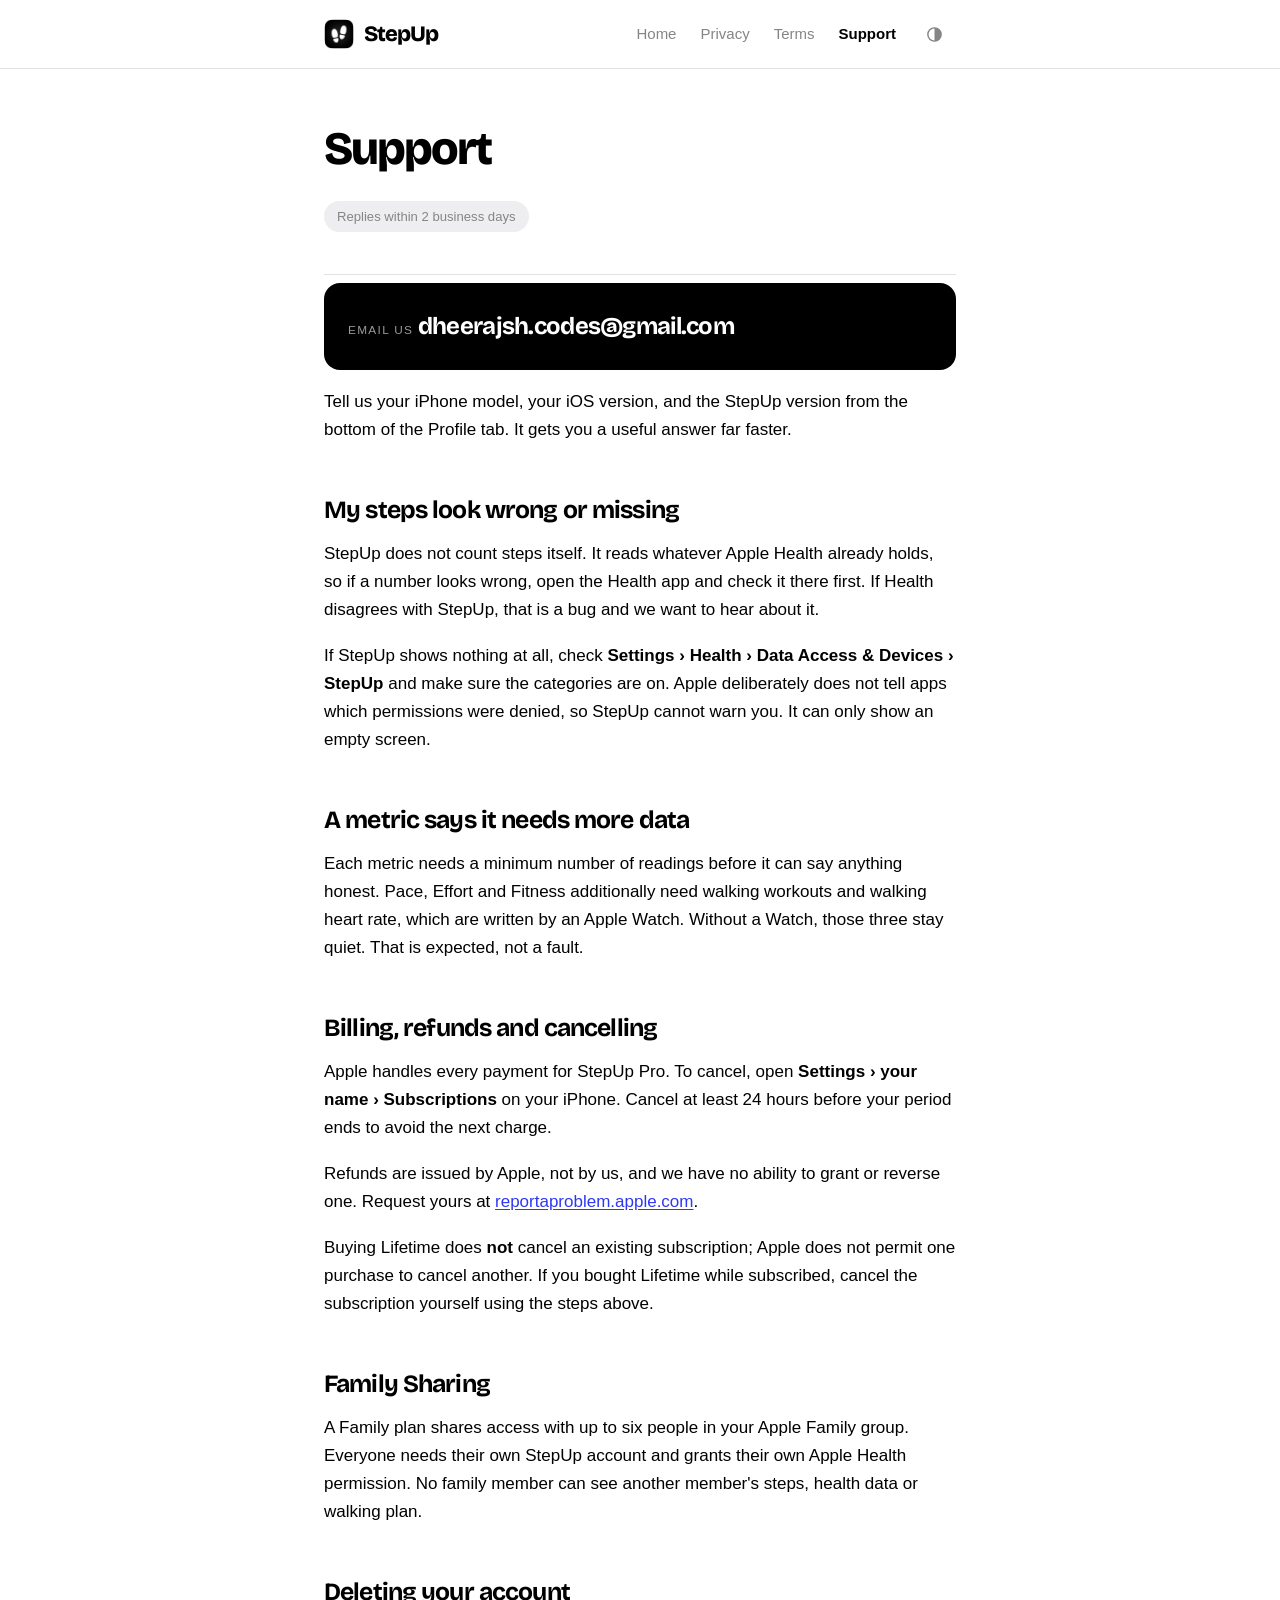
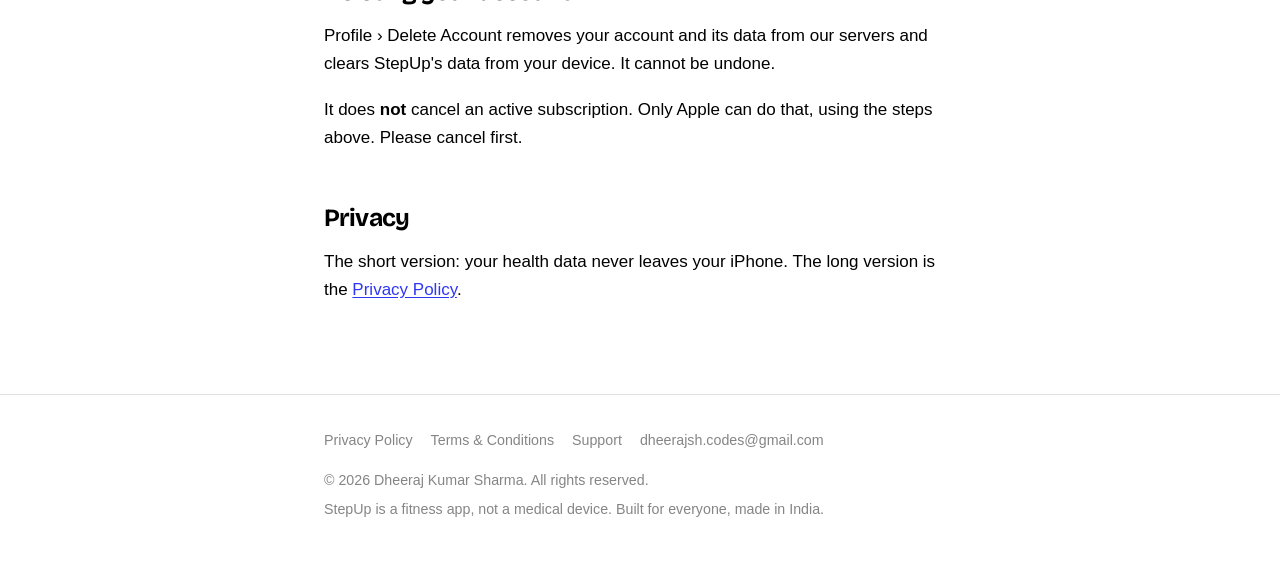
<file: support/index.html>
<!DOCTYPE html>
<html lang="en">
<head>
<meta charset="utf-8">
<meta name="viewport" content="width=device-width, initial-scale=1">
<title>Support · StepUp</title>
<meta name="description" content="Help with StepUp: Apple Health, metrics, subscriptions and account deletion.">
<meta name="color-scheme" content="light dark">
<meta name="theme-color" content="#ffffff">
<script>(function(){try{var m=localStorage.getItem("stepup-theme")||"system",r=document.documentElement;r.setAttribute("data-theme-mode",m);if(m!=="system")r.setAttribute("data-theme",m)}catch(e){}})();</script>
<link rel="canonical" href="https://dheerajghub.github.io/stepup-legal/support/">
<link rel="icon" type="image/png" sizes="32x32" href="../assets/icon-32.png">
<link rel="icon" type="image/png" sizes="192x192" href="../assets/icon-192.png">
<link rel="apple-touch-icon" sizes="180x180" href="../assets/icon-180.png">
<meta property="og:image" content="https://dheerajghub.github.io/stepup-legal/assets/logo.png">
<meta property="og:type" content="website">
<meta property="og:site_name" content="StepUp">
<meta property="og:title" content="Support · StepUp">
<meta property="og:description" content="Help with StepUp: Apple Health, metrics, subscriptions and account deletion.">
<meta property="og:url" content="https://dheerajghub.github.io/stepup-legal/support/">
<link rel="preconnect" href="https://fonts.googleapis.com">
<link rel="preconnect" href="https://fonts.gstatic.com" crossorigin>
<link rel="stylesheet" href="https://fonts.googleapis.com/css2?family=Bricolage+Grotesque:opsz,wght@12..96,700;12..96,800&display=swap">
<link rel="stylesheet" href="../assets/style.css">
</head>
<body>
<a class="skip-link" href="#main">Skip to content</a>
<header class="site-header">
  <div class="wrap">
    <a class="brand" href="../">
      <img class="brand-mark" src="../assets/logo.png" alt="" width="30" height="30">
      <span class="wordmark">StepUp</span>
    </a>
    <div class="header-actions">
      <nav class="site-nav" aria-label="Primary"><a href="../">Home</a><a href="../privacy/">Privacy</a><a href="../terms/">Terms</a><a href="../support/" aria-current="page">Support</a></nav>
      <button class="theme-toggle" type="button" id="theme-toggle" aria-label="Switch theme" title="Switch theme">
        <svg class="i-system" viewBox="0 0 24 24" fill="none" stroke="currentColor" stroke-width="1.8" aria-hidden="true"><circle cx="12" cy="12" r="8.4"/><path d="M12 3.6a8.4 8.4 0 0 1 0 16.8Z" fill="currentColor" stroke="none"/></svg>
        <svg class="i-light" viewBox="0 0 24 24" fill="none" stroke="currentColor" stroke-width="1.8" stroke-linecap="round" aria-hidden="true"><circle cx="12" cy="12" r="4.2"/><path d="M12 2.6v2.2M12 19.2v2.2M4.2 12H2M22 12h-2.2M6.5 6.5 4.9 4.9M19.1 19.1l-1.6-1.6M17.5 6.5l1.6-1.6M4.9 19.1l1.6-1.6"/></svg>
        <svg class="i-dark" viewBox="0 0 24 24" fill="none" stroke="currentColor" stroke-width="1.8" stroke-linecap="round" stroke-linejoin="round" aria-hidden="true"><path d="M20 14.2A8.2 8.2 0 0 1 9.8 4a8.4 8.4 0 1 0 10.2 10.2Z"/></svg>
      </button>
    </div>
  </div>
</header>
<main id="main">
<div class="wrap">
  <div class="doc-head">
    <h1>Support</h1>
    <p class="stamp">Replies within 2 business days</p>
  </div>
  <article class="doc">
    <a class="contact" href="mailto:dheerajsh.codes@gmail.com">
      <span class="label">Email us</span>
      <span class="value">dheerajsh.codes@gmail.com</span>
    </a>
    <p>Tell us your iPhone model, your iOS version, and the StepUp version from
    the bottom of the Profile tab. It gets you a useful answer far faster.</p>

    <h2 id="steps-are-wrong">My steps look wrong or missing</h2>
    <p>StepUp does not count steps itself. It reads whatever Apple Health already
    holds, so if a number looks wrong, open the Health app and check it there
    first. If Health disagrees with StepUp, that is a bug and we want to hear
    about it.</p>
    <p>If StepUp shows nothing at all, check
    <strong>Settings &rsaquo; Health &rsaquo; Data Access &amp; Devices &rsaquo;
    StepUp</strong> and make sure the categories are on. Apple deliberately does
    not tell apps which permissions were denied, so StepUp cannot warn you. It
    can only show an empty screen.</p>

    <h2 id="metrics-locked">A metric says it needs more data</h2>
    <p>Each metric needs a minimum number of readings before it can say anything
    honest. Pace, Effort and Fitness additionally need walking workouts and
    walking heart rate, which are written by an Apple Watch. Without a Watch,
    those three stay quiet. That is expected, not a fault.</p>

    <h2 id="subscription">Billing, refunds and cancelling</h2>
    <p>Apple handles every payment for StepUp Pro. To cancel, open
    <strong>Settings &rsaquo; your name &rsaquo; Subscriptions</strong> on your
    iPhone. Cancel at least 24 hours before your period ends to avoid the next
    charge.</p>
    <p>Refunds are issued by Apple, not by us, and we have no ability to grant
    or reverse one. Request yours at
    <a href="https://reportaproblem.apple.com">reportaproblem.apple.com</a>.</p>
    <p>Buying Lifetime does <strong>not</strong> cancel an existing subscription;
    Apple does not permit one purchase to cancel another. If you bought Lifetime
    while subscribed, cancel the subscription yourself using the steps above.</p>

    <h2 id="family">Family Sharing</h2>
    <p>A Family plan shares access with up to six people in your Apple Family
    group. Everyone needs their own StepUp account and grants their own Apple
    Health permission. No family member can see another member's steps, health
    data or walking plan.</p>

    <h2 id="delete">Deleting your account</h2>
    <p>Profile &rsaquo; Delete Account removes your account and its data from our
    servers and clears StepUp's data from your device. It cannot be undone.</p>
    <p>It does <strong>not</strong> cancel an active subscription. Only Apple
    can do that, using the steps above. Please cancel first.</p>

    <h2 id="privacy">Privacy</h2>
    <p>The short version: your health data never leaves your iPhone. The long
    version is the <a href="../privacy/">Privacy Policy</a>.</p>
  </article>
</div>
</main>
<footer class="site-footer">
  <div class="wrap">
    <nav aria-label="Footer">
      <a href="../privacy/">Privacy Policy</a>
      <a href="../terms/">Terms &amp; Conditions</a>
      <a href="../support/">Support</a>
      <a href="mailto:dheerajsh.codes@gmail.com">dheerajsh.codes@gmail.com</a>
    </nav>
    <p>&copy; 2026 Dheeraj Kumar Sharma. All rights reserved.</p>
    <p>StepUp is a fitness app, not a medical device. Built for everyone, made in India.</p>
  </div>
</footer>
<script>
(function () {
  var root = document.documentElement;
  var btn = document.getElementById("theme-toggle");
  var order = ["system", "light", "dark"];
  var labels = {
    system: "Theme: following your system. Switch to light.",
    light: "Theme: light. Switch to dark.",
    dark: "Theme: dark. Switch to your system setting."
  };
  var media = window.matchMedia("(prefers-color-scheme: dark)");

  // localStorage throws in a private window with site data blocked, so every
  // read and write is guarded and the page still works without it.
  function read() {
    try { return localStorage.getItem("stepup-theme") || "system"; }
    catch (e) { return root.getAttribute("data-theme-mode") || "system"; }
  }

  function apply(mode) {
    root.setAttribute("data-theme-mode", mode);
    if (mode === "system") root.removeAttribute("data-theme");
    else root.setAttribute("data-theme", mode);

    var dark = mode === "dark" || (mode === "system" && media.matches);
    var meta = document.querySelector('meta[name="theme-color"]');
    if (meta) meta.setAttribute("content", dark ? "#0d0d0d" : "#ffffff");
    if (btn) {
      btn.setAttribute("aria-label", labels[mode]);
      btn.setAttribute("title", labels[mode]);
    }
  }

  apply(read());

  if (media.addEventListener) {
    media.addEventListener("change", function () {
      if (read() === "system") apply("system");
    });
  }

  if (btn) {
    btn.addEventListener("click", function () {
      var next = order[(order.indexOf(read()) + 1) % order.length];
      try { localStorage.setItem("stepup-theme", next); } catch (e) {}
      apply(next);
    });
  }
})();
</script>
</body>
</html>
</file>
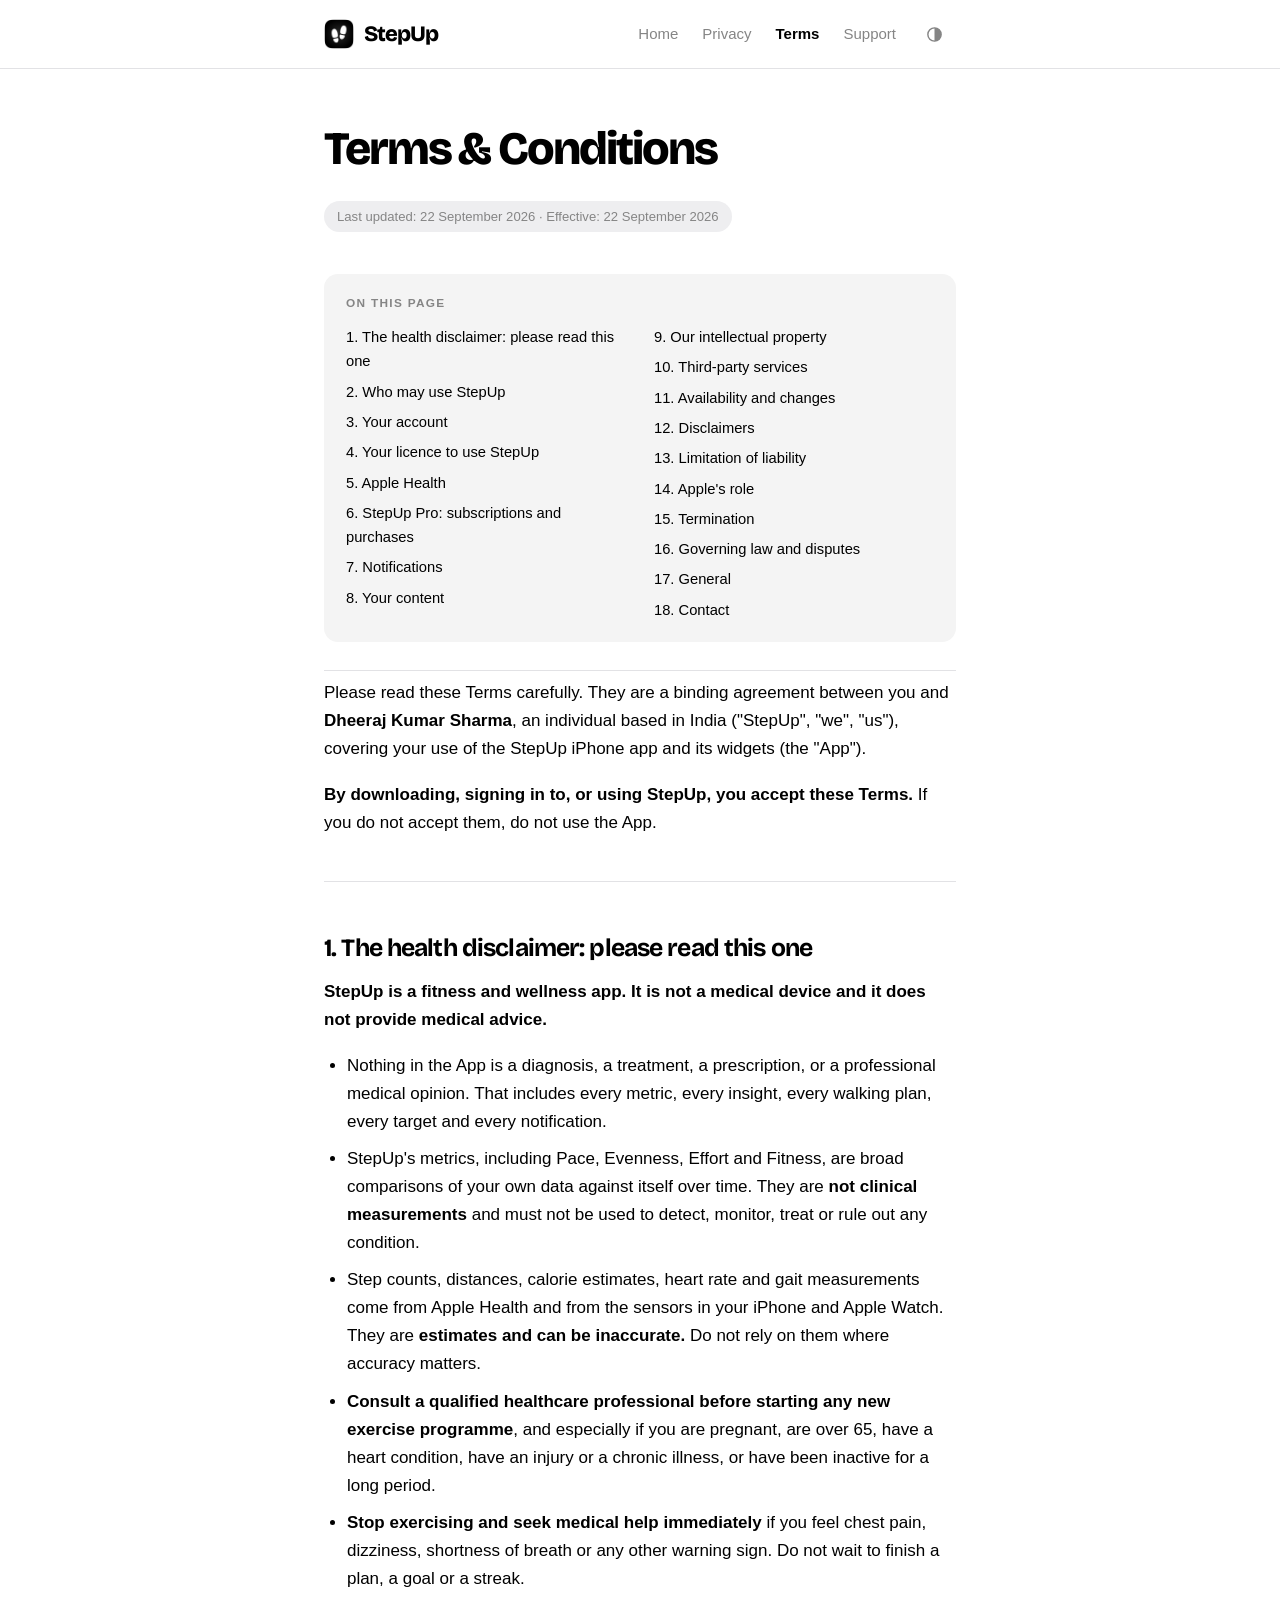
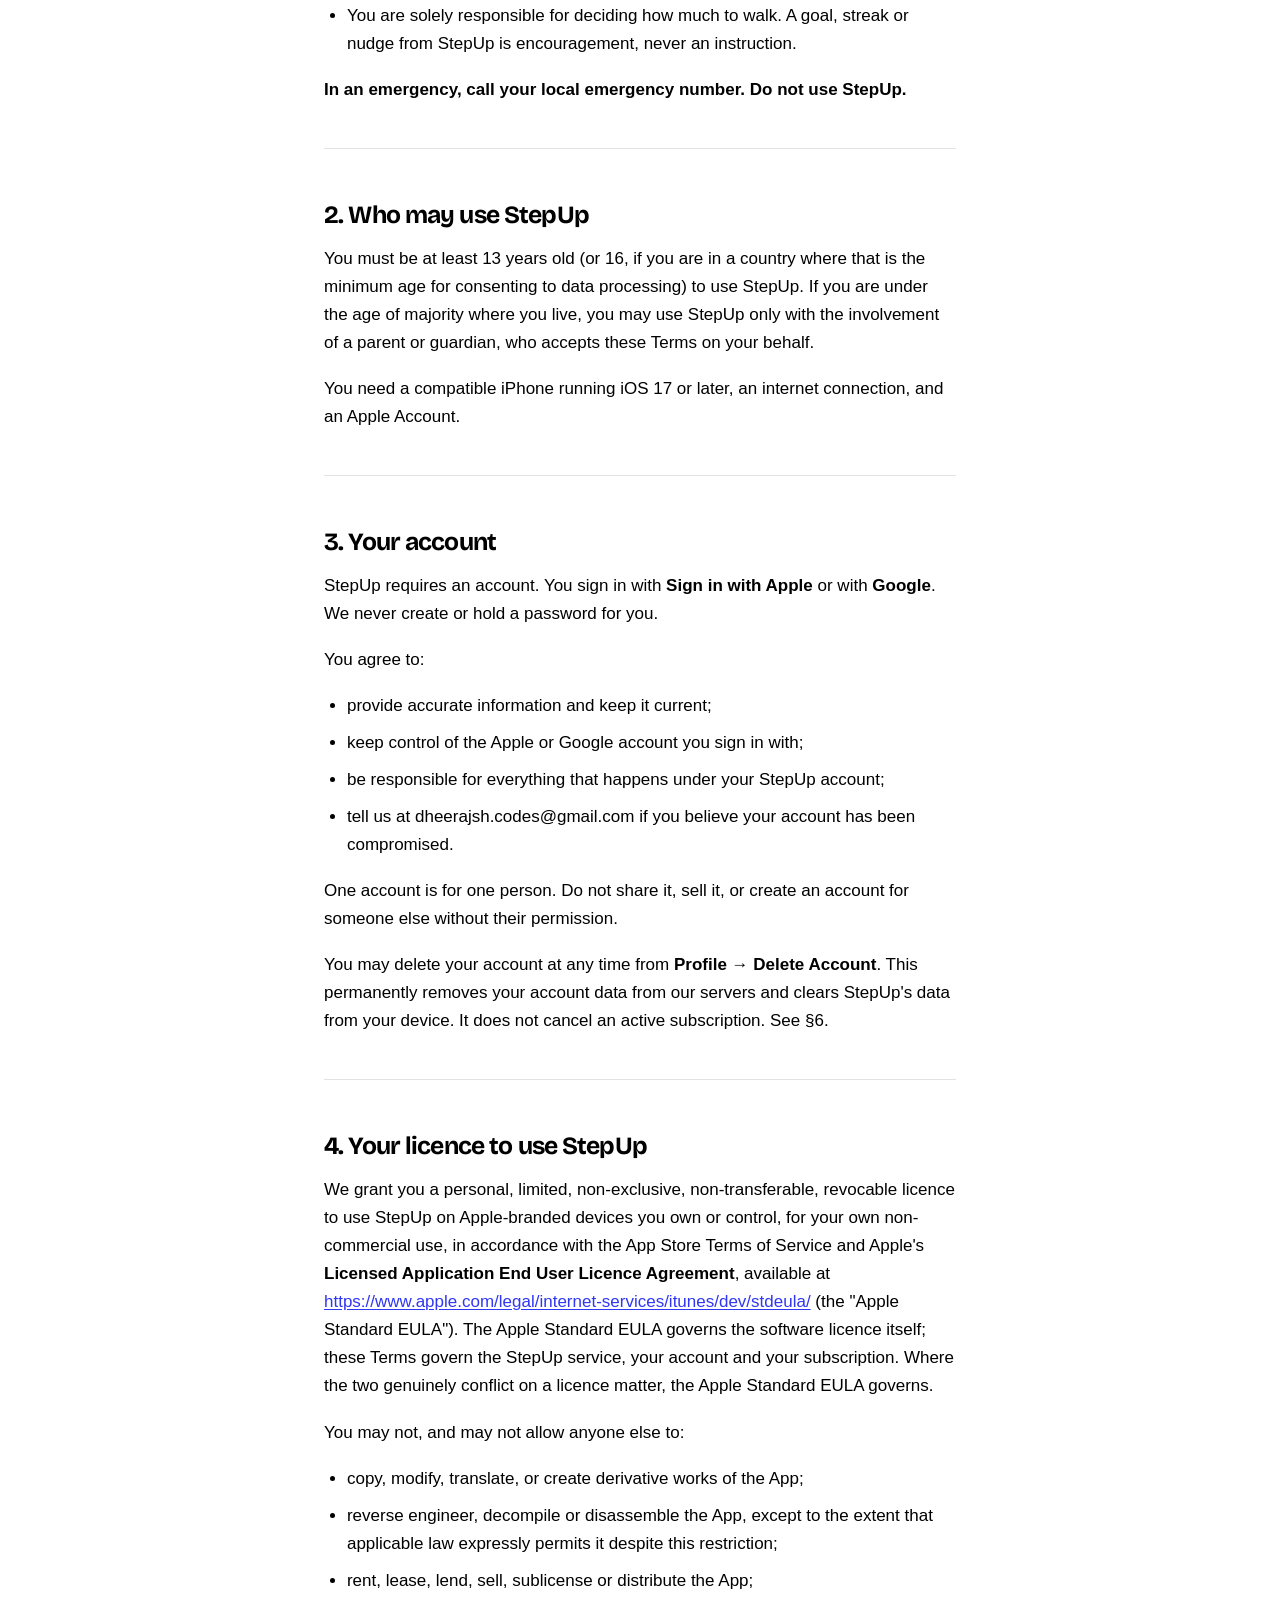
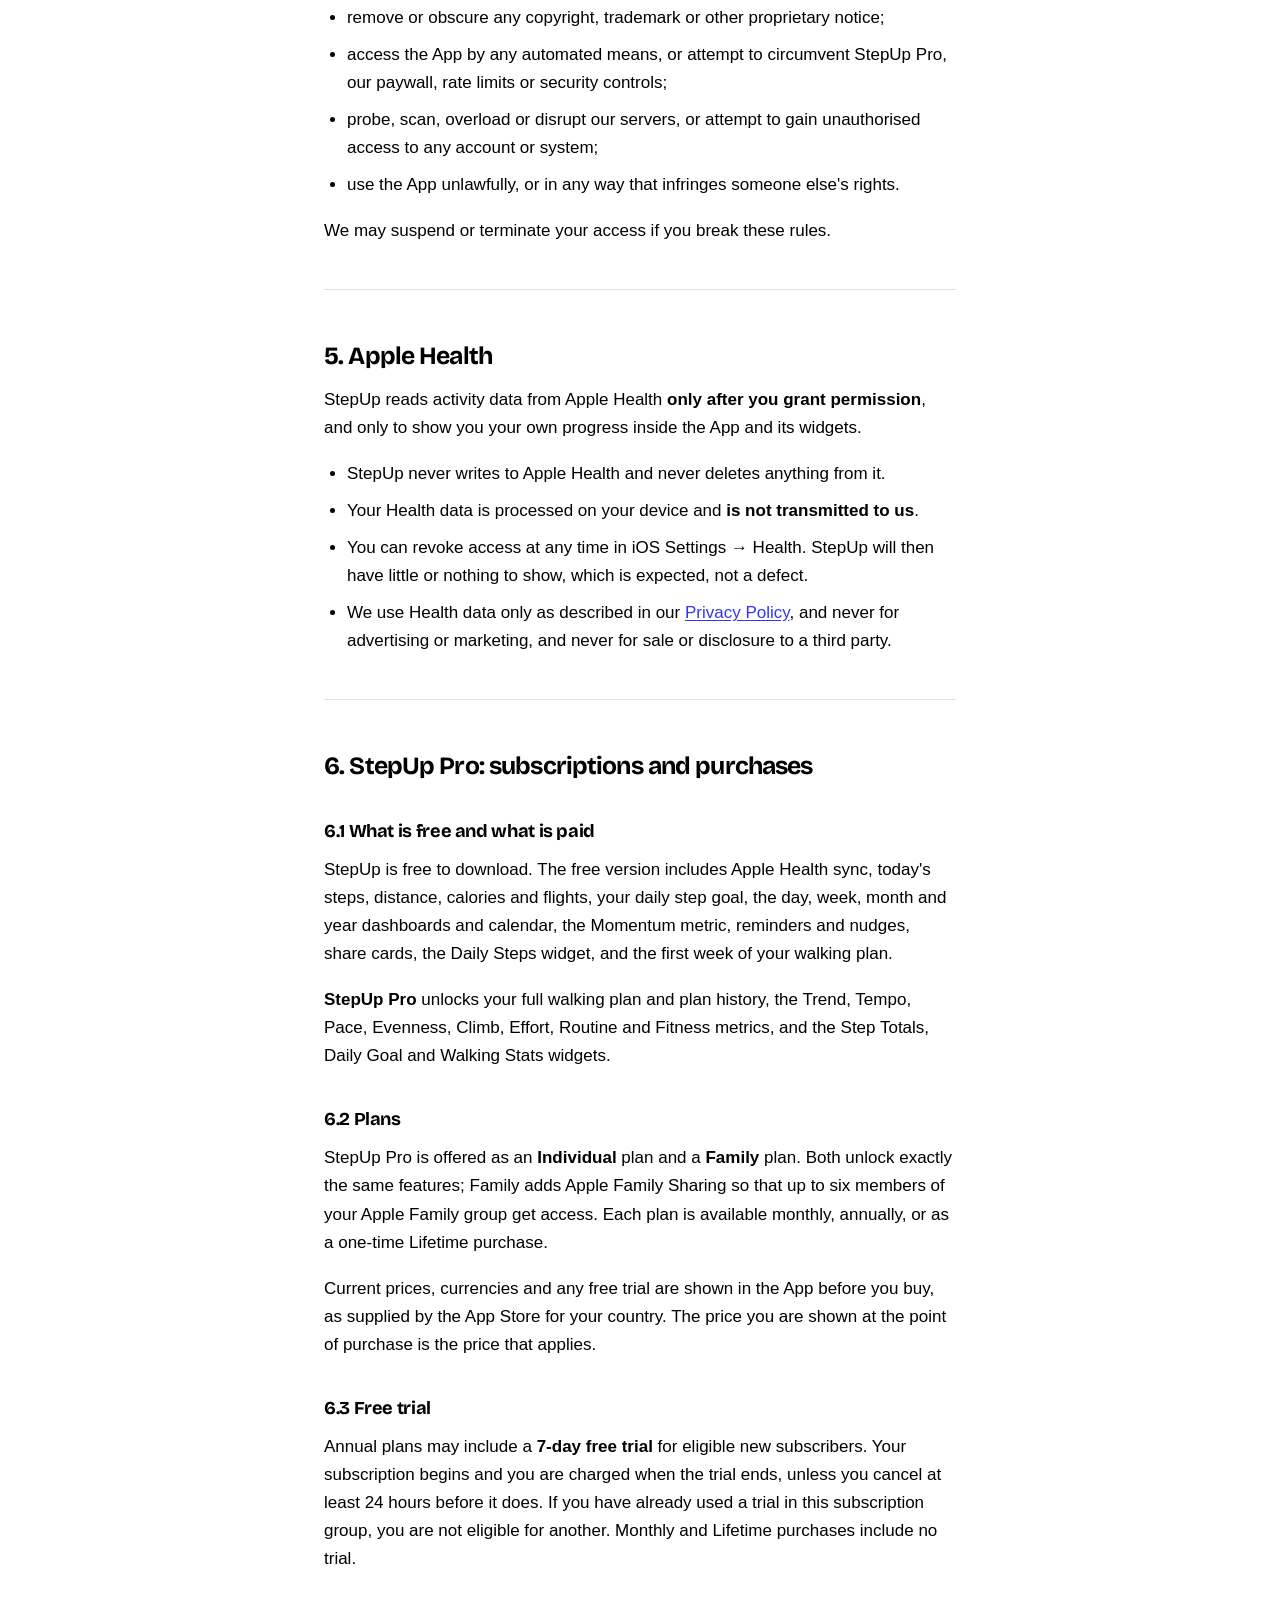
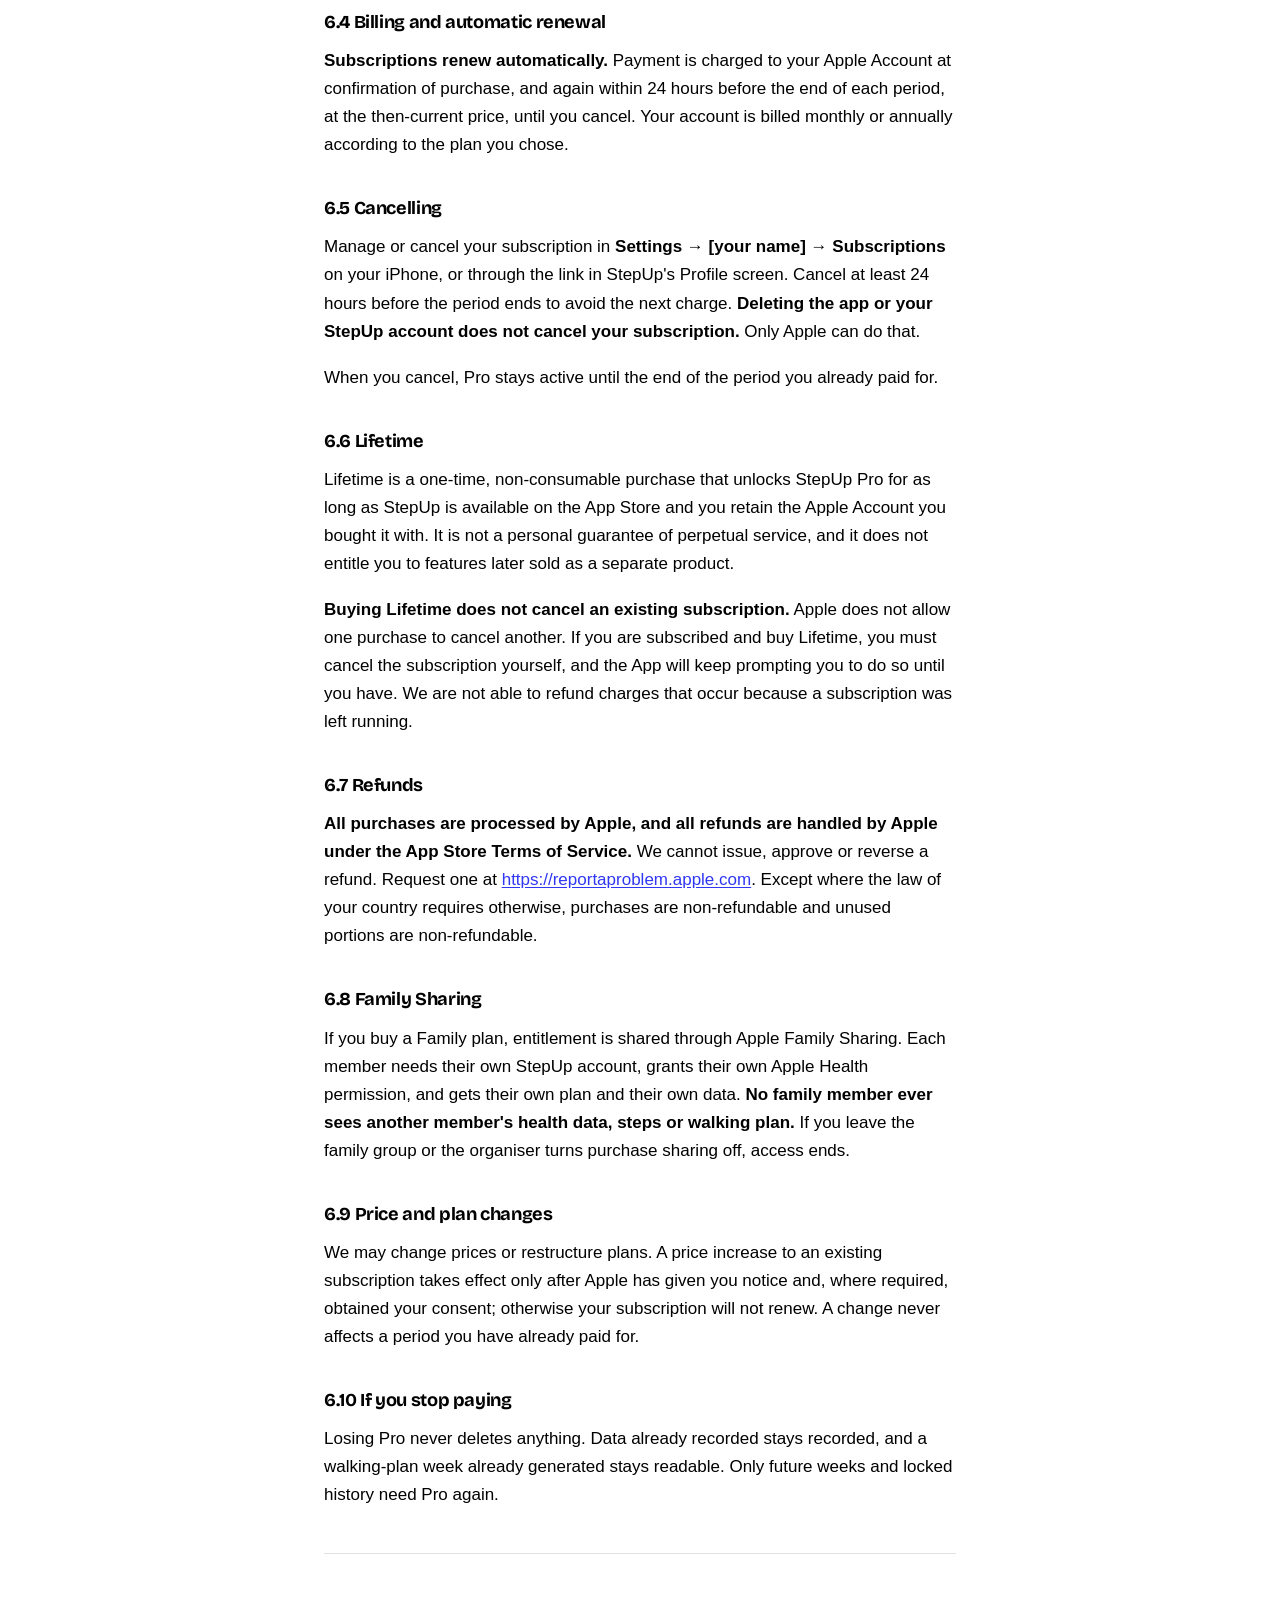
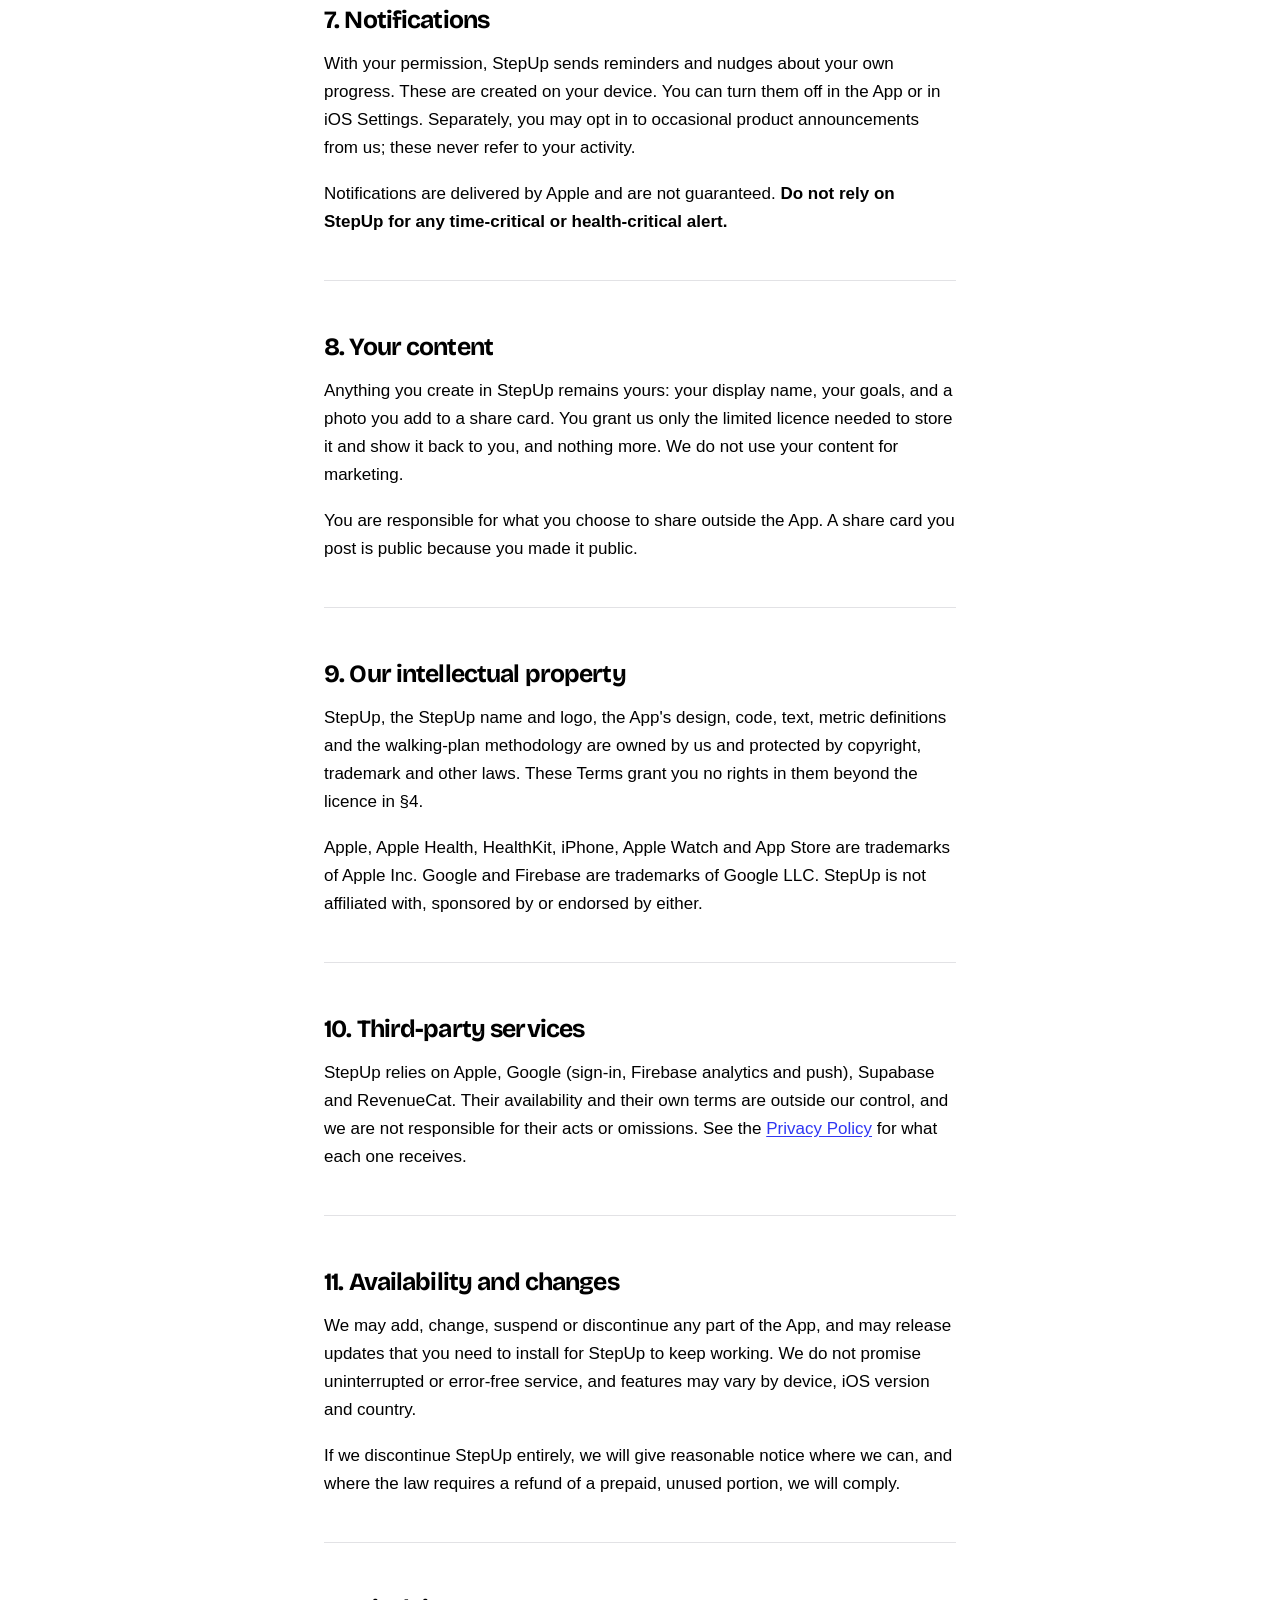
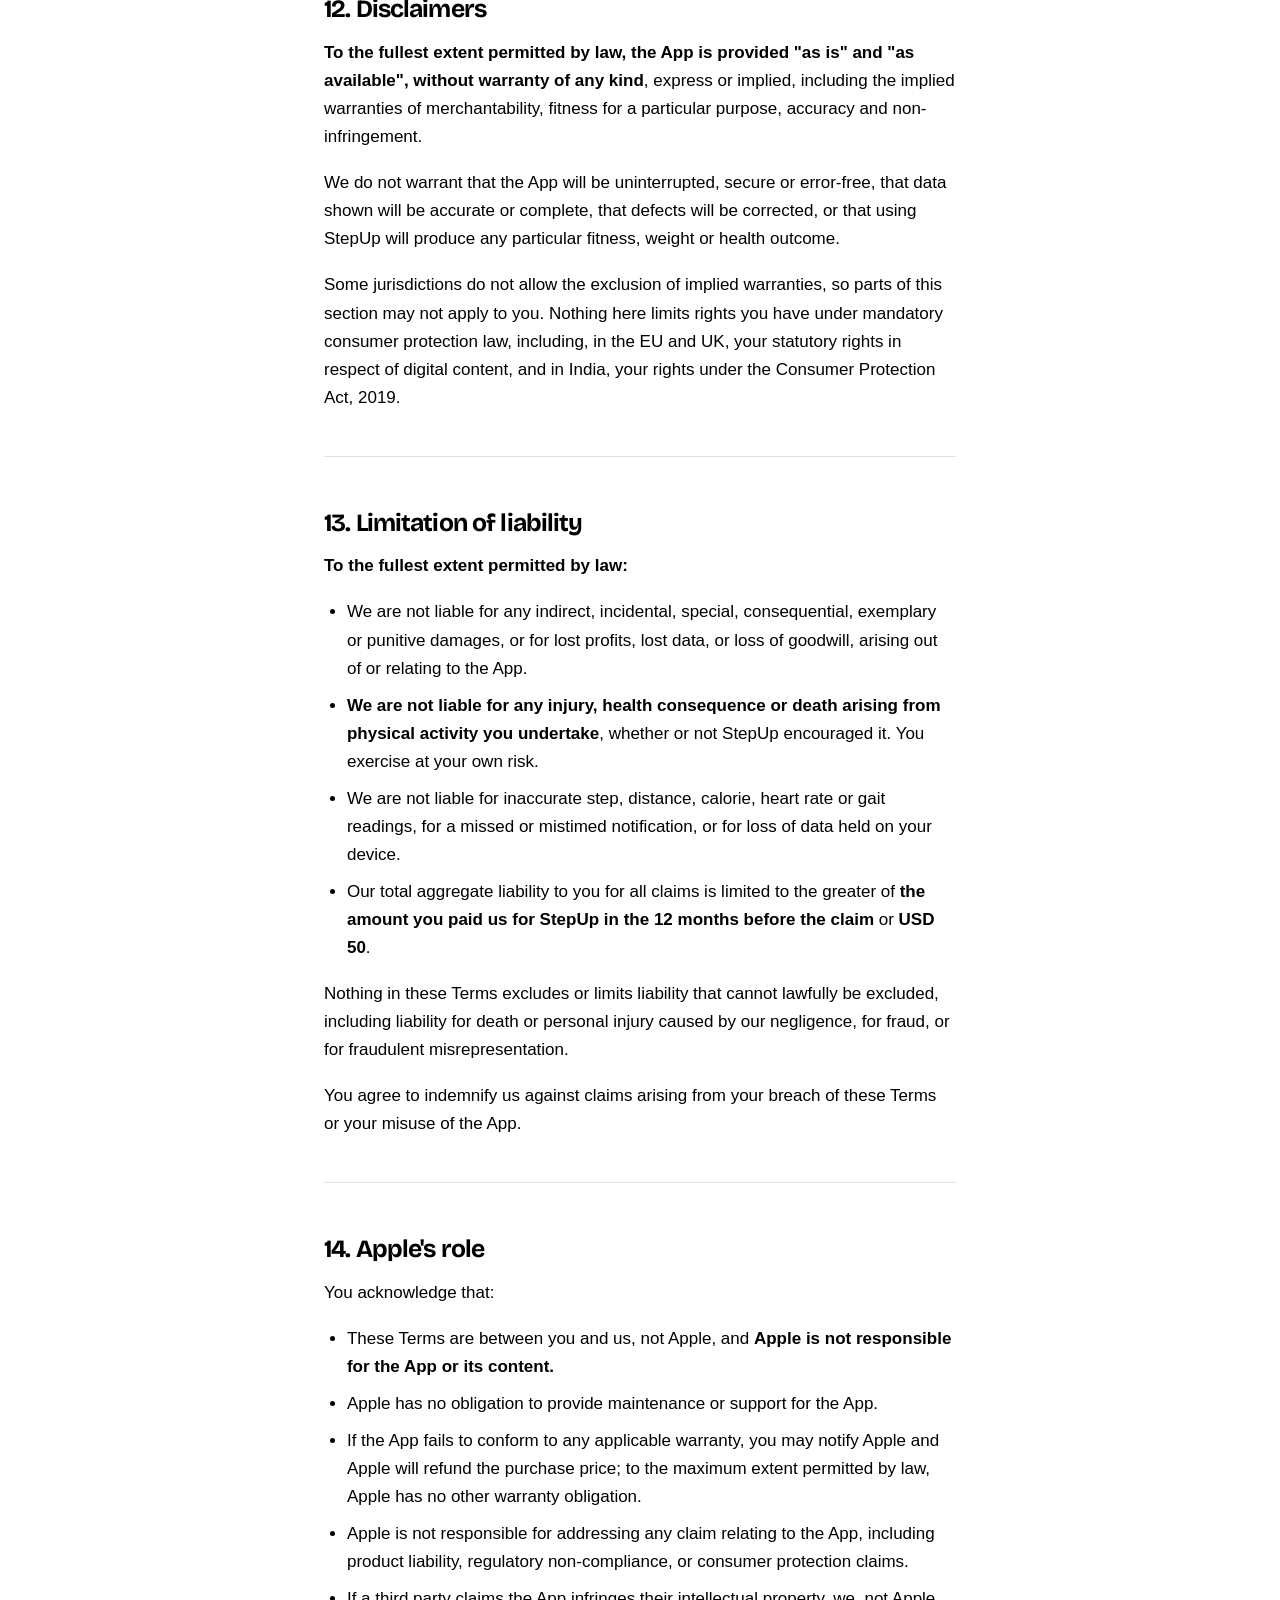
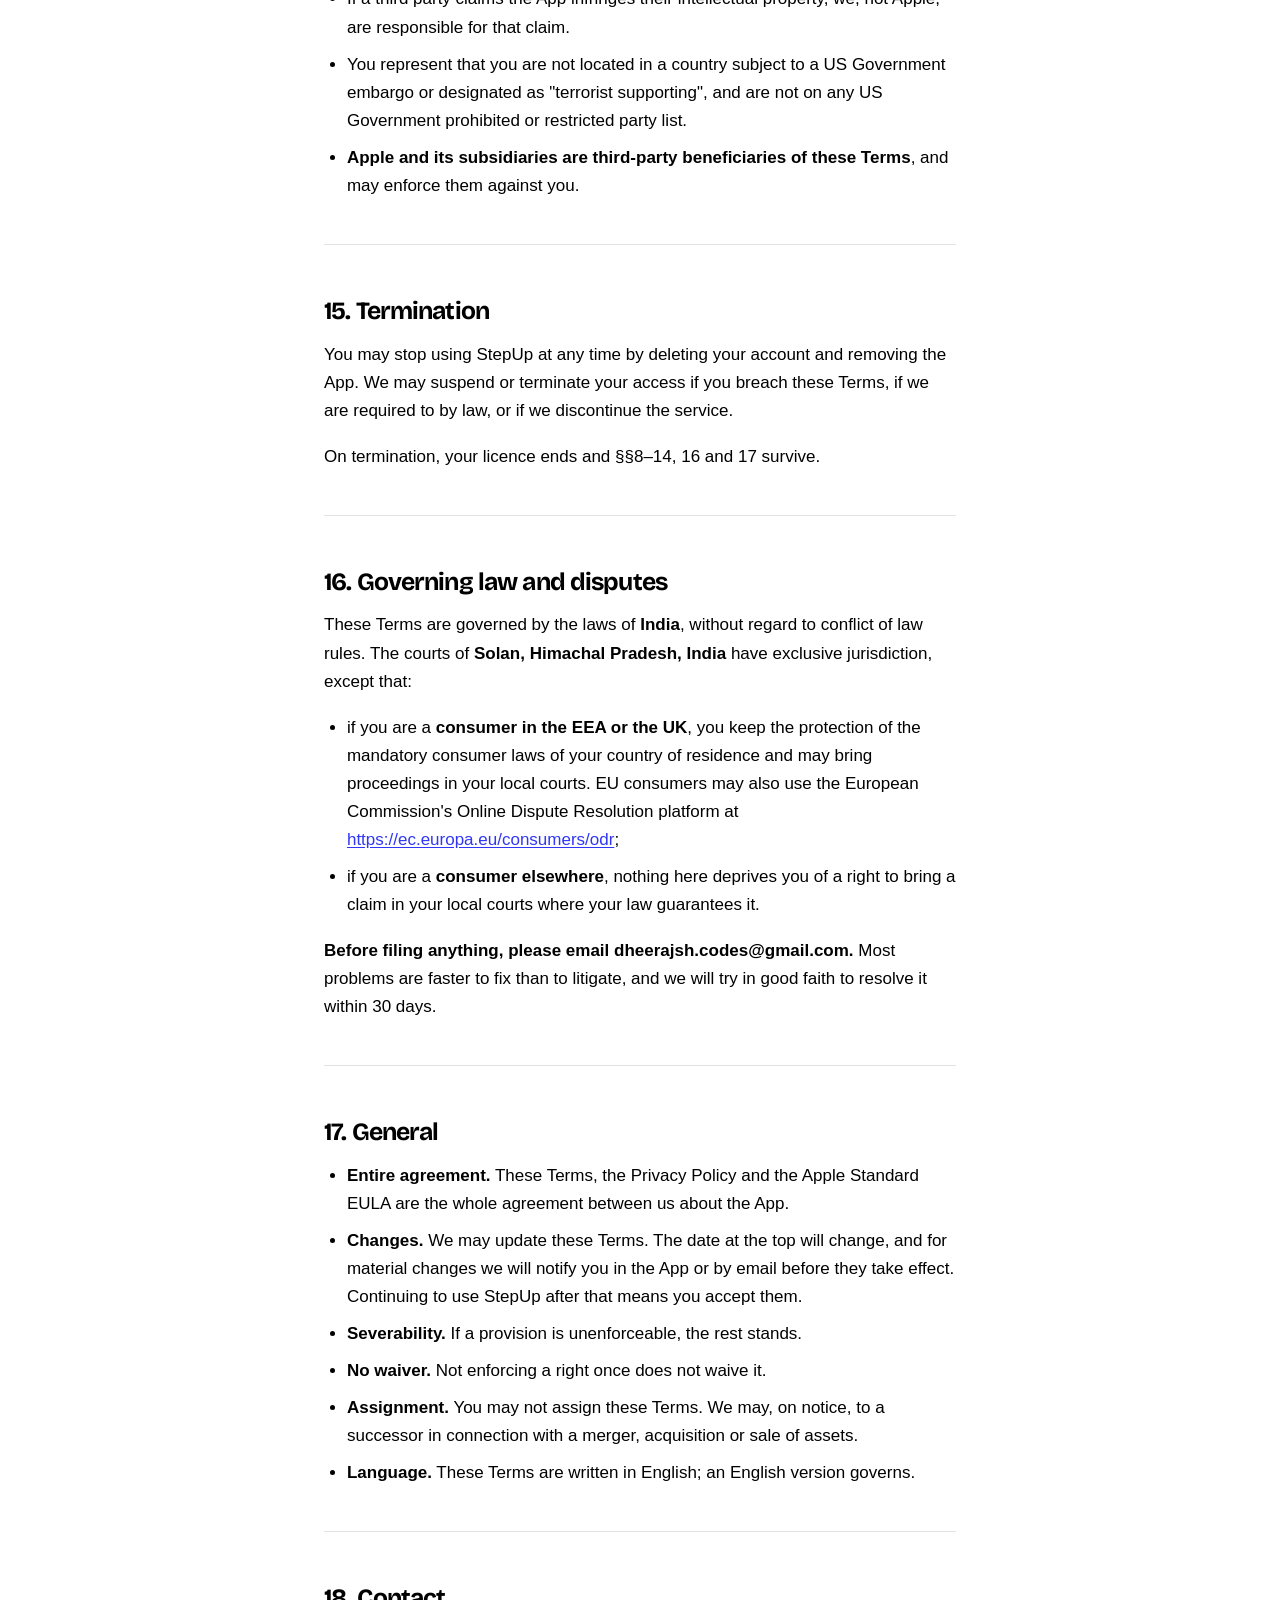
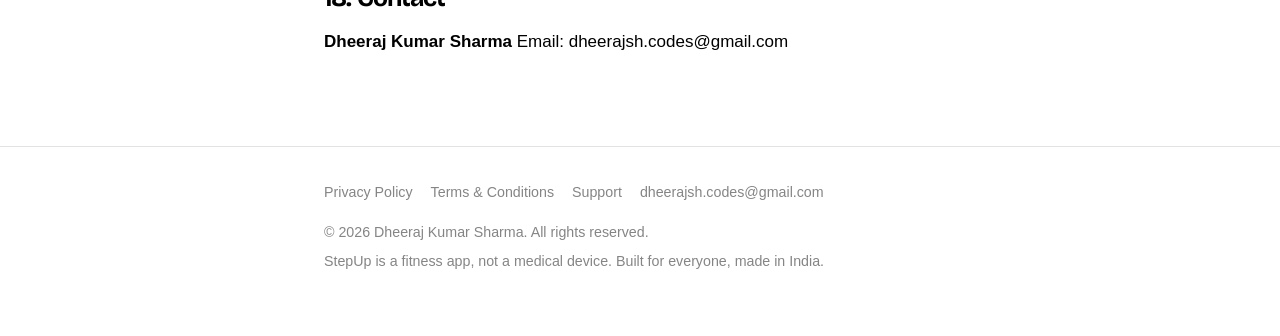
<file: terms/index.html>
<!DOCTYPE html>
<html lang="en">
<head>
<meta charset="utf-8">
<meta name="viewport" content="width=device-width, initial-scale=1">
<title>Terms &amp; Conditions · StepUp</title>
<meta name="description" content="The terms you agree to when you use StepUp.">
<meta name="color-scheme" content="light dark">
<meta name="theme-color" content="#ffffff">
<script>(function(){try{var m=localStorage.getItem("stepup-theme")||"system",r=document.documentElement;r.setAttribute("data-theme-mode",m);if(m!=="system")r.setAttribute("data-theme",m)}catch(e){}})();</script>
<link rel="canonical" href="https://dheerajghub.github.io/stepup-legal/terms/">
<link rel="icon" type="image/png" sizes="32x32" href="../assets/icon-32.png">
<link rel="icon" type="image/png" sizes="192x192" href="../assets/icon-192.png">
<link rel="apple-touch-icon" sizes="180x180" href="../assets/icon-180.png">
<meta property="og:image" content="https://dheerajghub.github.io/stepup-legal/assets/logo.png">
<meta property="og:type" content="website">
<meta property="og:site_name" content="StepUp">
<meta property="og:title" content="Terms &amp; Conditions · StepUp">
<meta property="og:description" content="The terms you agree to when you use StepUp.">
<meta property="og:url" content="https://dheerajghub.github.io/stepup-legal/terms/">
<link rel="preconnect" href="https://fonts.googleapis.com">
<link rel="preconnect" href="https://fonts.gstatic.com" crossorigin>
<link rel="stylesheet" href="https://fonts.googleapis.com/css2?family=Bricolage+Grotesque:opsz,wght@12..96,700;12..96,800&display=swap">
<link rel="stylesheet" href="../assets/style.css">
</head>
<body>
<a class="skip-link" href="#main">Skip to content</a>
<header class="site-header">
  <div class="wrap">
    <a class="brand" href="../">
      <img class="brand-mark" src="../assets/logo.png" alt="" width="30" height="30">
      <span class="wordmark">StepUp</span>
    </a>
    <div class="header-actions">
      <nav class="site-nav" aria-label="Primary"><a href="../">Home</a><a href="../privacy/">Privacy</a><a href="../terms/" aria-current="page">Terms</a><a href="../support/">Support</a></nav>
      <button class="theme-toggle" type="button" id="theme-toggle" aria-label="Switch theme" title="Switch theme">
        <svg class="i-system" viewBox="0 0 24 24" fill="none" stroke="currentColor" stroke-width="1.8" aria-hidden="true"><circle cx="12" cy="12" r="8.4"/><path d="M12 3.6a8.4 8.4 0 0 1 0 16.8Z" fill="currentColor" stroke="none"/></svg>
        <svg class="i-light" viewBox="0 0 24 24" fill="none" stroke="currentColor" stroke-width="1.8" stroke-linecap="round" aria-hidden="true"><circle cx="12" cy="12" r="4.2"/><path d="M12 2.6v2.2M12 19.2v2.2M4.2 12H2M22 12h-2.2M6.5 6.5 4.9 4.9M19.1 19.1l-1.6-1.6M17.5 6.5l1.6-1.6M4.9 19.1l1.6-1.6"/></svg>
        <svg class="i-dark" viewBox="0 0 24 24" fill="none" stroke="currentColor" stroke-width="1.8" stroke-linecap="round" stroke-linejoin="round" aria-hidden="true"><path d="M20 14.2A8.2 8.2 0 0 1 9.8 4a8.4 8.4 0 1 0 10.2 10.2Z"/></svg>
      </button>
    </div>
  </div>
</header>
<main id="main">
<div class="wrap">
  <div class="doc-head">
    <h1>Terms &amp; Conditions</h1>
    <p class="stamp">Last updated: 22 September 2026 · Effective: 22 September 2026</p>
    <div class="toc"><h2>On this page</h2><ul><li><a href="#1-the-health-disclaimer-please-read-this-one">1. The health disclaimer: please read this one</a></li><li><a href="#2-who-may-use-stepup">2. Who may use StepUp</a></li><li><a href="#3-your-account">3. Your account</a></li><li><a href="#4-your-licence-to-use-stepup">4. Your licence to use StepUp</a></li><li><a href="#5-apple-health">5. Apple Health</a></li><li><a href="#6-stepup-pro-subscriptions-and-purchases">6. StepUp Pro: subscriptions and purchases</a></li><li><a href="#7-notifications">7. Notifications</a></li><li><a href="#8-your-content">8. Your content</a></li><li><a href="#9-our-intellectual-property">9. Our intellectual property</a></li><li><a href="#10-third-party-services">10. Third-party services</a></li><li><a href="#11-availability-and-changes">11. Availability and changes</a></li><li><a href="#12-disclaimers">12. Disclaimers</a></li><li><a href="#13-limitation-of-liability">13. Limitation of liability</a></li><li><a href="#14-applex27s-role">14. Apple&#x27;s role</a></li><li><a href="#15-termination">15. Termination</a></li><li><a href="#16-governing-law-and-disputes">16. Governing law and disputes</a></li><li><a href="#17-general">17. General</a></li><li><a href="#18-contact">18. Contact</a></li></ul></div>
  </div>
  <article class="doc">
<p>Please read these Terms carefully. They are a binding agreement between you and <strong>Dheeraj Kumar Sharma</strong>, an individual based in India (&quot;StepUp&quot;, &quot;we&quot;, &quot;us&quot;), covering your use of the StepUp iPhone app and its widgets (the &quot;App&quot;).</p>
<p><strong>By downloading, signing in to, or using StepUp, you accept these Terms.</strong> If you do not accept them, do not use the App.</p>
<hr>
<h2 id="1-the-health-disclaimer-please-read-this-one">1. The health disclaimer: please read this one</h2>
<p><strong>StepUp is a fitness and wellness app. It is not a medical device and it does not provide medical advice.</strong></p>
<ul><li>Nothing in the App is a diagnosis, a treatment, a prescription, or a professional medical opinion. That includes every metric, every insight, every walking plan, every target and every notification.</li><li>StepUp&#x27;s metrics, including Pace, Evenness, Effort and Fitness, are broad comparisons of your own data against itself over time. They are <strong>not clinical measurements</strong> and must not be used to detect, monitor, treat or rule out any condition.</li><li>Step counts, distances, calorie estimates, heart rate and gait measurements come from Apple Health and from the sensors in your iPhone and Apple Watch. They are <strong>estimates and can be inaccurate.</strong> Do not rely on them where accuracy matters.</li><li><strong>Consult a qualified healthcare professional before starting any new exercise programme</strong>, and especially if you are pregnant, are over 65, have a heart condition, have an injury or a chronic illness, or have been inactive for a long period.</li><li><strong>Stop exercising and seek medical help immediately</strong> if you feel chest pain, dizziness, shortness of breath or any other warning sign. Do not wait to finish a plan, a goal or a streak.</li><li>You are solely responsible for deciding how much to walk. A goal, streak or nudge from StepUp is encouragement, never an instruction.</li></ul>
<p><strong>In an emergency, call your local emergency number. Do not use StepUp.</strong></p>
<hr>
<h2 id="2-who-may-use-stepup">2. Who may use StepUp</h2>
<p>You must be at least 13 years old (or 16, if you are in a country where that is the minimum age for consenting to data processing) to use StepUp. If you are under the age of majority where you live, you may use StepUp only with the involvement of a parent or guardian, who accepts these Terms on your behalf.</p>
<p>You need a compatible iPhone running iOS 17 or later, an internet connection, and an Apple Account.</p>
<hr>
<h2 id="3-your-account">3. Your account</h2>
<p>StepUp requires an account. You sign in with <strong>Sign in with Apple</strong> or with <strong>Google</strong>. We never create or hold a password for you.</p>
<p>You agree to:</p>
<ul><li>provide accurate information and keep it current;</li><li>keep control of the Apple or Google account you sign in with;</li><li>be responsible for everything that happens under your StepUp account;</li><li>tell us at dheerajsh.codes@gmail.com if you believe your account has been compromised.</li></ul>
<p>One account is for one person. Do not share it, sell it, or create an account for someone else without their permission.</p>
<p>You may delete your account at any time from <strong>Profile → Delete Account</strong>. This permanently removes your account data from our servers and clears StepUp&#x27;s data from your device. It does not cancel an active subscription. See §6.</p>
<hr>
<h2 id="4-your-licence-to-use-stepup">4. Your licence to use StepUp</h2>
<p>We grant you a personal, limited, non-exclusive, non-transferable, revocable licence to use StepUp on Apple-branded devices you own or control, for your own non-commercial use, in accordance with the App Store Terms of Service and Apple&#x27;s <strong>Licensed Application End User Licence Agreement</strong>, available at <a href="https://www.apple.com/legal/internet-services/itunes/dev/stdeula/">https://www.apple.com/legal/internet-services/itunes/dev/stdeula/</a> (the &quot;Apple Standard EULA&quot;). The Apple Standard EULA governs the software licence itself; these Terms govern the StepUp service, your account and your subscription. Where the two genuinely conflict on a licence matter, the Apple Standard EULA governs.</p>
<p>You may not, and may not allow anyone else to:</p>
<ul><li>copy, modify, translate, or create derivative works of the App;</li><li>reverse engineer, decompile or disassemble the App, except to the extent that applicable law expressly permits it despite this restriction;</li><li>rent, lease, lend, sell, sublicense or distribute the App;</li><li>remove or obscure any copyright, trademark or other proprietary notice;</li><li>access the App by any automated means, or attempt to circumvent StepUp Pro, our paywall, rate limits or security controls;</li><li>probe, scan, overload or disrupt our servers, or attempt to gain unauthorised access to any account or system;</li><li>use the App unlawfully, or in any way that infringes someone else&#x27;s rights.</li></ul>
<p>We may suspend or terminate your access if you break these rules.</p>
<hr>
<h2 id="5-apple-health">5. Apple Health</h2>
<p>StepUp reads activity data from Apple Health <strong>only after you grant permission</strong>, and only to show you your own progress inside the App and its widgets.</p>
<ul><li>StepUp never writes to Apple Health and never deletes anything from it.</li><li>Your Health data is processed on your device and <strong>is not transmitted to us</strong>.</li><li>You can revoke access at any time in iOS Settings → Health. StepUp will then have little or nothing to show, which is expected, not a defect.</li><li>We use Health data only as described in our <a href="../privacy/">Privacy Policy</a>, and never for advertising or marketing, and never for sale or disclosure to a third party.</li></ul>
<hr>
<h2 id="6-stepup-pro-subscriptions-and-purchases">6. StepUp Pro: subscriptions and purchases</h2>
<h3 id="61-what-is-free-and-what-is-paid">6.1 What is free and what is paid</h3>
<p>StepUp is free to download. The free version includes Apple Health sync, today&#x27;s steps, distance, calories and flights, your daily step goal, the day, week, month and year dashboards and calendar, the Momentum metric, reminders and nudges, share cards, the Daily Steps widget, and the first week of your walking plan.</p>
<p><strong>StepUp Pro</strong> unlocks your full walking plan and plan history, the Trend, Tempo, Pace, Evenness, Climb, Effort, Routine and Fitness metrics, and the Step Totals, Daily Goal and Walking Stats widgets.</p>
<h3 id="62-plans">6.2 Plans</h3>
<p>StepUp Pro is offered as an <strong>Individual</strong> plan and a <strong>Family</strong> plan. Both unlock exactly the same features; Family adds Apple Family Sharing so that up to six members of your Apple Family group get access. Each plan is available monthly, annually, or as a one-time Lifetime purchase.</p>
<p>Current prices, currencies and any free trial are shown in the App before you buy, as supplied by the App Store for your country. The price you are shown at the point of purchase is the price that applies.</p>
<h3 id="63-free-trial">6.3 Free trial</h3>
<p>Annual plans may include a <strong>7-day free trial</strong> for eligible new subscribers. Your subscription begins and you are charged when the trial ends, unless you cancel at least 24 hours before it does. If you have already used a trial in this subscription group, you are not eligible for another. Monthly and Lifetime purchases include no trial.</p>
<h3 id="64-billing-and-automatic-renewal">6.4 Billing and automatic renewal</h3>
<p><strong>Subscriptions renew automatically.</strong> Payment is charged to your Apple Account at confirmation of purchase, and again within 24 hours before the end of each period, at the then-current price, until you cancel. Your account is billed monthly or annually according to the plan you chose.</p>
<h3 id="65-cancelling">6.5 Cancelling</h3>
<p>Manage or cancel your subscription in <strong>Settings → [your name] → Subscriptions</strong> on your iPhone, or through the link in StepUp&#x27;s Profile screen. Cancel at least 24 hours before the period ends to avoid the next charge. <strong>Deleting the app or your StepUp account does not cancel your subscription.</strong> Only Apple can do that.</p>
<p>When you cancel, Pro stays active until the end of the period you already paid for.</p>
<h3 id="66-lifetime">6.6 Lifetime</h3>
<p>Lifetime is a one-time, non-consumable purchase that unlocks StepUp Pro for as long as StepUp is available on the App Store and you retain the Apple Account you bought it with. It is not a personal guarantee of perpetual service, and it does not entitle you to features later sold as a separate product.</p>
<p><strong>Buying Lifetime does not cancel an existing subscription.</strong> Apple does not allow one purchase to cancel another. If you are subscribed and buy Lifetime, you must cancel the subscription yourself, and the App will keep prompting you to do so until you have. We are not able to refund charges that occur because a subscription was left running.</p>
<h3 id="67-refunds">6.7 Refunds</h3>
<p><strong>All purchases are processed by Apple, and all refunds are handled by Apple under the App Store Terms of Service.</strong> We cannot issue, approve or reverse a refund. Request one at <a href="https://reportaproblem.apple.com">https://reportaproblem.apple.com</a>. Except where the law of your country requires otherwise, purchases are non-refundable and unused portions are non-refundable.</p>
<h3 id="68-family-sharing">6.8 Family Sharing</h3>
<p>If you buy a Family plan, entitlement is shared through Apple Family Sharing. Each member needs their own StepUp account, grants their own Apple Health permission, and gets their own plan and their own data. <strong>No family member ever sees another member&#x27;s health data, steps or walking plan.</strong> If you leave the family group or the organiser turns purchase sharing off, access ends.</p>
<h3 id="69-price-and-plan-changes">6.9 Price and plan changes</h3>
<p>We may change prices or restructure plans. A price increase to an existing subscription takes effect only after Apple has given you notice and, where required, obtained your consent; otherwise your subscription will not renew. A change never affects a period you have already paid for.</p>
<h3 id="610-if-you-stop-paying">6.10 If you stop paying</h3>
<p>Losing Pro never deletes anything. Data already recorded stays recorded, and a walking-plan week already generated stays readable. Only future weeks and locked history need Pro again.</p>
<hr>
<h2 id="7-notifications">7. Notifications</h2>
<p>With your permission, StepUp sends reminders and nudges about your own progress. These are created on your device. You can turn them off in the App or in iOS Settings. Separately, you may opt in to occasional product announcements from us; these never refer to your activity.</p>
<p>Notifications are delivered by Apple and are not guaranteed. <strong>Do not rely on StepUp for any time-critical or health-critical alert.</strong></p>
<hr>
<h2 id="8-your-content">8. Your content</h2>
<p>Anything you create in StepUp remains yours: your display name, your goals, and a photo you add to a share card. You grant us only the limited licence needed to store it and show it back to you, and nothing more. We do not use your content for marketing.</p>
<p>You are responsible for what you choose to share outside the App. A share card you post is public because you made it public.</p>
<hr>
<h2 id="9-our-intellectual-property">9. Our intellectual property</h2>
<p>StepUp, the StepUp name and logo, the App&#x27;s design, code, text, metric definitions and the walking-plan methodology are owned by us and protected by copyright, trademark and other laws. These Terms grant you no rights in them beyond the licence in §4.</p>
<p>Apple, Apple Health, HealthKit, iPhone, Apple Watch and App Store are trademarks of Apple Inc. Google and Firebase are trademarks of Google LLC. StepUp is not affiliated with, sponsored by or endorsed by either.</p>
<hr>
<h2 id="10-third-party-services">10. Third-party services</h2>
<p>StepUp relies on Apple, Google (sign-in, Firebase analytics and push), Supabase and RevenueCat. Their availability and their own terms are outside our control, and we are not responsible for their acts or omissions. See the <a href="../privacy/">Privacy Policy</a> for what each one receives.</p>
<hr>
<h2 id="11-availability-and-changes">11. Availability and changes</h2>
<p>We may add, change, suspend or discontinue any part of the App, and may release updates that you need to install for StepUp to keep working. We do not promise uninterrupted or error-free service, and features may vary by device, iOS version and country.</p>
<p>If we discontinue StepUp entirely, we will give reasonable notice where we can, and where the law requires a refund of a prepaid, unused portion, we will comply.</p>
<hr>
<h2 id="12-disclaimers">12. Disclaimers</h2>
<p><strong>To the fullest extent permitted by law, the App is provided &quot;as is&quot; and &quot;as available&quot;, without warranty of any kind</strong>, express or implied, including the implied warranties of merchantability, fitness for a particular purpose, accuracy and non-infringement.</p>
<p>We do not warrant that the App will be uninterrupted, secure or error-free, that data shown will be accurate or complete, that defects will be corrected, or that using StepUp will produce any particular fitness, weight or health outcome.</p>
<p>Some jurisdictions do not allow the exclusion of implied warranties, so parts of this section may not apply to you. Nothing here limits rights you have under mandatory consumer protection law, including, in the EU and UK, your statutory rights in respect of digital content, and in India, your rights under the Consumer Protection Act, 2019.</p>
<hr>
<h2 id="13-limitation-of-liability">13. Limitation of liability</h2>
<p><strong>To the fullest extent permitted by law:</strong></p>
<ul><li>We are not liable for any indirect, incidental, special, consequential, exemplary or punitive damages, or for lost profits, lost data, or loss of goodwill, arising out of or relating to the App.</li><li><strong>We are not liable for any injury, health consequence or death arising from physical activity you undertake</strong>, whether or not StepUp encouraged it. You exercise at your own risk.</li><li>We are not liable for inaccurate step, distance, calorie, heart rate or gait readings, for a missed or mistimed notification, or for loss of data held on your device.</li><li>Our total aggregate liability to you for all claims is limited to the greater of <strong>the amount you paid us for StepUp in the 12 months before the claim</strong> or <strong>USD 50</strong>.</li></ul>
<p>Nothing in these Terms excludes or limits liability that cannot lawfully be excluded, including liability for death or personal injury caused by our negligence, for fraud, or for fraudulent misrepresentation.</p>
<p>You agree to indemnify us against claims arising from your breach of these Terms or your misuse of the App.</p>
<hr>
<h2 id="14-applex27s-role">14. Apple&#x27;s role</h2>
<p>You acknowledge that:</p>
<ul><li>These Terms are between you and us, not Apple, and <strong>Apple is not responsible for the App or its content.</strong></li><li>Apple has no obligation to provide maintenance or support for the App.</li><li>If the App fails to conform to any applicable warranty, you may notify Apple and Apple will refund the purchase price; to the maximum extent permitted by law, Apple has no other warranty obligation.</li><li>Apple is not responsible for addressing any claim relating to the App, including product liability, regulatory non-compliance, or consumer protection claims.</li><li>If a third party claims the App infringes their intellectual property, we, not Apple, are responsible for that claim.</li><li>You represent that you are not located in a country subject to a US Government embargo or designated as &quot;terrorist supporting&quot;, and are not on any US Government prohibited or restricted party list.</li><li><strong>Apple and its subsidiaries are third-party beneficiaries of these Terms</strong>, and may enforce them against you.</li></ul>
<hr>
<h2 id="15-termination">15. Termination</h2>
<p>You may stop using StepUp at any time by deleting your account and removing the App. We may suspend or terminate your access if you breach these Terms, if we are required to by law, or if we discontinue the service.</p>
<p>On termination, your licence ends and §§8–14, 16 and 17 survive.</p>
<hr>
<h2 id="16-governing-law-and-disputes">16. Governing law and disputes</h2>
<p>These Terms are governed by the laws of <strong>India</strong>, without regard to conflict of law rules. The courts of <strong>Solan, Himachal Pradesh, India</strong> have exclusive jurisdiction, except that:</p>
<ul><li>if you are a <strong>consumer in the EEA or the UK</strong>, you keep the protection of the mandatory consumer laws of your country of residence and may bring proceedings in your local courts. EU consumers may also use the European Commission&#x27;s Online Dispute Resolution platform at <a href="https://ec.europa.eu/consumers/odr">https://ec.europa.eu/consumers/odr</a>;</li><li>if you are a <strong>consumer elsewhere</strong>, nothing here deprives you of a right to bring a claim in your local courts where your law guarantees it.</li></ul>
<p><strong>Before filing anything, please email dheerajsh.codes@gmail.com.</strong> Most problems are faster to fix than to litigate, and we will try in good faith to resolve it within 30 days.</p>
<hr>
<h2 id="17-general">17. General</h2>
<ul><li><strong>Entire agreement.</strong> These Terms, the Privacy Policy and the Apple Standard EULA are the whole agreement between us about the App.</li><li><strong>Changes.</strong> We may update these Terms. The date at the top will change, and for material changes we will notify you in the App or by email before they take effect. Continuing to use StepUp after that means you accept them.</li><li><strong>Severability.</strong> If a provision is unenforceable, the rest stands.</li><li><strong>No waiver.</strong> Not enforcing a right once does not waive it.</li><li><strong>Assignment.</strong> You may not assign these Terms. We may, on notice, to a successor in connection with a merger, acquisition or sale of assets.</li><li><strong>Language.</strong> These Terms are written in English; an English version governs.</li></ul>
<hr>
<h2 id="18-contact">18. Contact</h2>
<p><strong>Dheeraj Kumar Sharma</strong> Email: dheerajsh.codes@gmail.com</p>
  </article>
</div>
</main>
<footer class="site-footer">
  <div class="wrap">
    <nav aria-label="Footer">
      <a href="../privacy/">Privacy Policy</a>
      <a href="../terms/">Terms &amp; Conditions</a>
      <a href="../support/">Support</a>
      <a href="mailto:dheerajsh.codes@gmail.com">dheerajsh.codes@gmail.com</a>
    </nav>
    <p>&copy; 2026 Dheeraj Kumar Sharma. All rights reserved.</p>
    <p>StepUp is a fitness app, not a medical device. Built for everyone, made in India.</p>
  </div>
</footer>
<script>
(function () {
  var root = document.documentElement;
  var btn = document.getElementById("theme-toggle");
  var order = ["system", "light", "dark"];
  var labels = {
    system: "Theme: following your system. Switch to light.",
    light: "Theme: light. Switch to dark.",
    dark: "Theme: dark. Switch to your system setting."
  };
  var media = window.matchMedia("(prefers-color-scheme: dark)");

  // localStorage throws in a private window with site data blocked, so every
  // read and write is guarded and the page still works without it.
  function read() {
    try { return localStorage.getItem("stepup-theme") || "system"; }
    catch (e) { return root.getAttribute("data-theme-mode") || "system"; }
  }

  function apply(mode) {
    root.setAttribute("data-theme-mode", mode);
    if (mode === "system") root.removeAttribute("data-theme");
    else root.setAttribute("data-theme", mode);

    var dark = mode === "dark" || (mode === "system" && media.matches);
    var meta = document.querySelector('meta[name="theme-color"]');
    if (meta) meta.setAttribute("content", dark ? "#0d0d0d" : "#ffffff");
    if (btn) {
      btn.setAttribute("aria-label", labels[mode]);
      btn.setAttribute("title", labels[mode]);
    }
  }

  apply(read());

  if (media.addEventListener) {
    media.addEventListener("change", function () {
      if (read() === "system") apply("system");
    });
  }

  if (btn) {
    btn.addEventListener("click", function () {
      var next = order[(order.indexOf(read()) + 1) % order.length];
      try { localStorage.setItem("stepup-theme", next); } catch (e) {}
      apply(next);
    });
  }
})();
</script>
</body>
</html>
</file>
<file: assets/style.css>
/* StepUp legal site.
   Tokens lifted from stepup/Core/DesignSystem/AppColors.swift so the pages
   look like the app rather than like a template. */

:root {
  --ink: #000000;
  --ink-muted: #858585;
  --ink-faint: #a8a8ad;
  --bg: #ffffff;
  --panel: #f4f4f4;
  --panel-2: #eeeef0;
  --rule: #e2e2e5;
  --accent: #3037f2;
  --accent-wash: #e8eaff;
  --accent-ink: #3037f2;
  --warn: #ff9d00;
  --warn-wash: #fff6e6;

  --display: "Bricolage Grotesque", -apple-system, BlinkMacSystemFont, "Segoe UI", sans-serif;
  --body: -apple-system, BlinkMacSystemFont, "Segoe UI", Roboto, Helvetica, Arial, sans-serif;
  --mono: ui-monospace, SFMono-Regular, "SF Mono", Menlo, monospace;

  --measure: 42rem;
  --gutter: 20px;
}

/* System preference, unless the reader has explicitly chosen light. */
@media (prefers-color-scheme: dark) {
  :root:not([data-theme="light"]) {
    --ink: #f4f4f5;
    --ink-muted: #9a9aa0;
    --ink-faint: #6d6d73;
    --bg: #0d0d0d;
    --panel: #181818;
    --panel-2: #222224;
    --rule: #2e2e2e;
    --accent: #7e9cff;
    --accent-wash: #1a1f3d;
    --accent-ink: #9db2ff;
    --warn-wash: #2b2210;
    color-scheme: dark;
  }
}

/* An explicit choice from the toggle, which beats the system preference. */
:root[data-theme="dark"] {
    --ink: #f4f4f5;
    --ink-muted: #9a9aa0;
    --ink-faint: #6d6d73;
    --bg: #0d0d0d;
    --panel: #181818;
    --panel-2: #222224;
    --rule: #2e2e2e;
    --accent: #7e9cff;
    --accent-wash: #1a1f3d;
    --accent-ink: #9db2ff;
    --warn-wash: #2b2210;
  color-scheme: dark;
}

:root[data-theme="light"] {
  color-scheme: light;
}

*, *::before, *::after { box-sizing: border-box; }

html { -webkit-text-size-adjust: 100%; scroll-behavior: smooth; }

body {
  margin: 0;
  background: var(--bg);
  color: var(--ink);
  font-family: var(--body);
  font-size: 17px;
  line-height: 1.65;
  -webkit-font-smoothing: antialiased;
  text-rendering: optimizeLegibility;
}

.wrap {
  width: 100%;
  max-width: var(--measure);
  margin: 0 auto;
  padding: 0 var(--gutter);
}

/* ---------- header ---------- */

.site-header {
  border-bottom: 1px solid var(--rule);
  background: var(--bg);
}

.site-header .wrap {
  display: flex;
  align-items: center;
  flex-wrap: wrap;
  gap: 8px 16px;
  min-height: 68px;
  padding-top: 10px;
  padding-bottom: 10px;
}


.brand {
  display: inline-flex;
  align-items: center;
  gap: 10px;
  text-decoration: none;
}

.brand-mark {
  width: 30px;
  height: 30px;
  display: block;
  flex: none;
}

.hero-mark {
  width: 68px;
  height: 68px;
  display: block;
  margin: 0 0 26px;
}

.wordmark {
  font-family: var(--display);
  font-weight: 800;
  font-size: 22px;
  letter-spacing: -0.045em;
  color: var(--ink);
  text-decoration: none;
  display: inline-flex;
  align-items: baseline;
  gap: 1px;
}


.header-actions {
  display: flex;
  align-items: center;
  gap: 6px;
  margin-left: auto;
}

.site-nav {
  display: flex;
  gap: 4px;
  font-size: 15px;
}

.site-nav a {
  color: var(--ink-muted);
  text-decoration: none;
  padding: 6px 10px;
  border-radius: 999px;
  white-space: nowrap;
  min-height: 44px;
  display: inline-flex;
  align-items: center;
}

.site-nav a:hover { color: var(--ink); background: var(--panel-2); }
.site-nav a[aria-current="page"] { color: var(--ink); font-weight: 600; }
/* The brand keeps the first row to itself once the nav no longer fits beside
   it, rather than the nav shrinking into something untappable. */
@media (max-width: 30rem) {
  .site-header .wrap { justify-content: center; }
  .header-actions { margin-left: 0; width: 100%; justify-content: space-between; }
  .site-nav { font-size: 14px; }
  .site-nav a { padding: 6px 7px; }
}

/* ---------- theme toggle ---------- */

.theme-toggle {
  display: inline-flex;
  align-items: center;
  justify-content: center;
  width: 44px;
  height: 44px;
  padding: 0;
  border: 0;
  border-radius: 999px;
  background: transparent;
  color: var(--ink-muted);
  cursor: pointer;
  flex: none;
  -webkit-tap-highlight-color: transparent;
}

.theme-toggle:hover { background: var(--panel-2); color: var(--ink); }

.theme-toggle svg { width: 19px; height: 19px; display: none; }

/* The head script always sets data-theme-mode, so one icon is always shown.
   The :not() fallback covers a reader with JavaScript turned off. */
:root:not([data-theme-mode]) .theme-toggle .i-system,
:root[data-theme-mode="system"] .theme-toggle .i-system,
:root[data-theme-mode="light"] .theme-toggle .i-light,
:root[data-theme-mode="dark"] .theme-toggle .i-dark { display: block; }

/* ---------- hero (index) ---------- */

.hero { padding: 72px 0 56px; }

.hero h1 {
  font-family: var(--display);
  font-weight: 800;
  font-size: clamp(2.4rem, 9vw, 3.6rem);
  line-height: 1.02;
  letter-spacing: -0.05em;
  margin: 0 0 18px;
}

.hero h1 .muted { color: var(--ink-muted); display: block; }

.hero p.lede {
  font-size: 1.15rem;
  color: var(--ink-muted);
  margin: 0 0 40px;
  max-width: 34rem;
}

.card-list { display: grid; gap: 12px; margin: 0 0 44px; }

a.card {
  display: block;
  padding: 20px 22px;
  border: 1px solid var(--rule);
  border-radius: 16px;
  background: var(--bg);
  text-decoration: none;
  color: inherit;
  transition: border-color .15s ease, transform .15s ease, background .15s ease;
}

a.card:hover {
  border-color: var(--accent);
  background: var(--panel);
  transform: translateY(-1px);
}

a.card .card-title {
  font-family: var(--display);
  font-weight: 700;
  font-size: 1.2rem;
  letter-spacing: -0.03em;
  display: flex;
  align-items: center;
  justify-content: space-between;
  gap: 12px;
}

a.card .card-title::after {
  content: "→";
  color: var(--accent);
  font-family: var(--body);
  font-weight: 400;
}

a.card p { margin: 6px 0 0; color: var(--ink-muted); font-size: .95rem; line-height: 1.55; }

/* ---------- promise panel ---------- */

.promise {
  border: 1px solid var(--rule);
  border-left: 3px solid var(--accent);
  background: var(--accent-wash);
  border-radius: 14px;
  padding: 22px 24px;
  margin: 0 0 44px;
}

.promise h2 {
  font-family: var(--display);
  font-size: 1.05rem;
  letter-spacing: -0.02em;
  margin: 0 0 8px;
}

.promise p { margin: 0; color: var(--ink); font-size: .97rem; }

/* ---------- document pages ---------- */

.doc-head { padding: 56px 0 28px; border-bottom: 1px solid var(--rule); }

.doc-head h1 {
  font-family: var(--display);
  font-weight: 800;
  font-size: clamp(2rem, 7.5vw, 2.9rem);
  line-height: 1.05;
  letter-spacing: -0.045em;
  margin: 0 0 14px;
}

.stamp {
  display: inline-flex;
  align-items: center;
  gap: 8px;
  font-size: .82rem;
  color: var(--ink-muted);
  background: var(--panel-2);
  border-radius: 999px;
  padding: 5px 13px;
  font-variant-numeric: tabular-nums;
}

.toc {
  margin: 28px 0 0;
  padding: 20px 22px;
  background: var(--panel);
  border-radius: 14px;
}

.toc h2 {
  font-family: var(--body);
  font-size: .74rem;
  font-weight: 700;
  letter-spacing: .11em;
  text-transform: uppercase;
  color: var(--ink-muted);
  margin: 0 0 12px;
}

.toc ul { margin: 0; padding: 0; list-style: none; columns: 2; column-gap: 28px; }
.toc li { margin: 0 0 6px; font-size: .92rem; break-inside: avoid; }
.toc a { color: var(--ink); text-decoration: none; }
.toc a:hover { color: var(--accent); text-decoration: underline; }

@media (max-width: 34rem) { .toc ul { columns: 1; } }

.doc { padding: 8px 0 72px; }

.doc h2 {
  font-family: var(--display);
  font-weight: 700;
  font-size: 1.55rem;
  letter-spacing: -0.035em;
  line-height: 1.2;
  margin: 52px 0 14px;
  scroll-margin-top: 24px;
}

.doc h3 {
  font-family: var(--display);
  font-weight: 700;
  font-size: 1.14rem;
  letter-spacing: -0.02em;
  margin: 34px 0 10px;
  scroll-margin-top: 24px;
}

.doc p { margin: 0 0 18px; }
.doc ul, .doc ol { margin: 0 0 18px; padding-left: 1.35em; }
.doc li { margin: 0 0 9px; }
.doc li > ul { margin-top: 9px; }

.doc a { color: var(--accent-ink); text-decoration: underline; text-underline-offset: 2px; }
.doc a:hover { text-decoration-thickness: 2px; }

.doc strong { font-weight: 650; }

.doc hr { border: 0; border-top: 1px solid var(--rule); margin: 44px 0; }

.doc code {
  font-family: var(--mono);
  font-size: .88em;
  background: var(--panel-2);
  padding: 1px 5px;
  border-radius: 5px;
}

.doc blockquote {
  margin: 0 0 18px;
  padding: 14px 18px;
  border-left: 3px solid var(--accent);
  background: var(--accent-wash);
  border-radius: 0 10px 10px 0;
}

.doc blockquote p:last-child { margin-bottom: 0; }

/* tables scroll rather than squash on a phone */
.table-scroll {
  overflow-x: auto;
  -webkit-overflow-scrolling: touch;
  margin: 0 0 18px;
  border: 1px solid var(--rule);
  border-radius: 12px;
}

.doc table { border-collapse: collapse; width: 100%; font-size: .92rem; }
.doc th, .doc td { text-align: left; padding: 11px 14px; border-bottom: 1px solid var(--rule); vertical-align: top; }
.doc th { background: var(--panel); font-weight: 650; white-space: nowrap; }
.doc tr:last-child td { border-bottom: 0; }

/* an unfilled [PLACEHOLDER] must be impossible to miss */
.placeholder {
  background: var(--warn-wash);
  border-bottom: 2px solid var(--warn);
  padding: 0 4px;
  font-family: var(--mono);
  font-size: .86em;
  border-radius: 3px;
}

/* ---------- support page ---------- */

.doc a.contact,
.contact {
  display: block;
  margin: 0 0 18px;
  padding: 24px;
  border-radius: 16px;
  background: var(--ink);
  color: var(--bg);
  text-decoration: none;
  transition: transform .15s ease, opacity .15s ease;
}

.doc a.contact:hover {
  text-decoration: none;
  opacity: .9;
  transform: translateY(-1px);
}

.doc a.contact .label,
.doc a.contact .value { color: var(--bg); }

.contact .label {
  font-size: .74rem;
  letter-spacing: .11em;
  text-transform: uppercase;
  opacity: .6;
}

.contact .value {
  font-family: var(--display);
  font-weight: 700;
  font-size: clamp(1.1rem, 5vw, 1.5rem);
  letter-spacing: -0.03em;
  margin-top: 6px;
  word-break: break-all;
}

/* ---------- footer ---------- */

.site-footer {
  border-top: 1px solid var(--rule);
  padding: 34px 0 56px;
  font-size: .89rem;
  color: var(--ink-muted);
}

.site-footer nav { display: flex; flex-wrap: wrap; gap: 18px; margin-bottom: 16px; }
.site-footer a { color: var(--ink-muted); text-decoration: none; }
.site-footer a:hover { color: var(--ink); text-decoration: underline; }
.site-footer p { margin: 0 0 6px; }

:focus-visible { outline: 2px solid var(--accent); outline-offset: 3px; border-radius: 4px; }

.skip-link {
  position: absolute;
  left: -9999px;
}
.skip-link:focus {
  left: var(--gutter);
  top: 10px;
  z-index: 10;
  background: var(--ink);
  color: var(--bg);
  padding: 10px 16px;
  border-radius: 8px;
}
</file>
